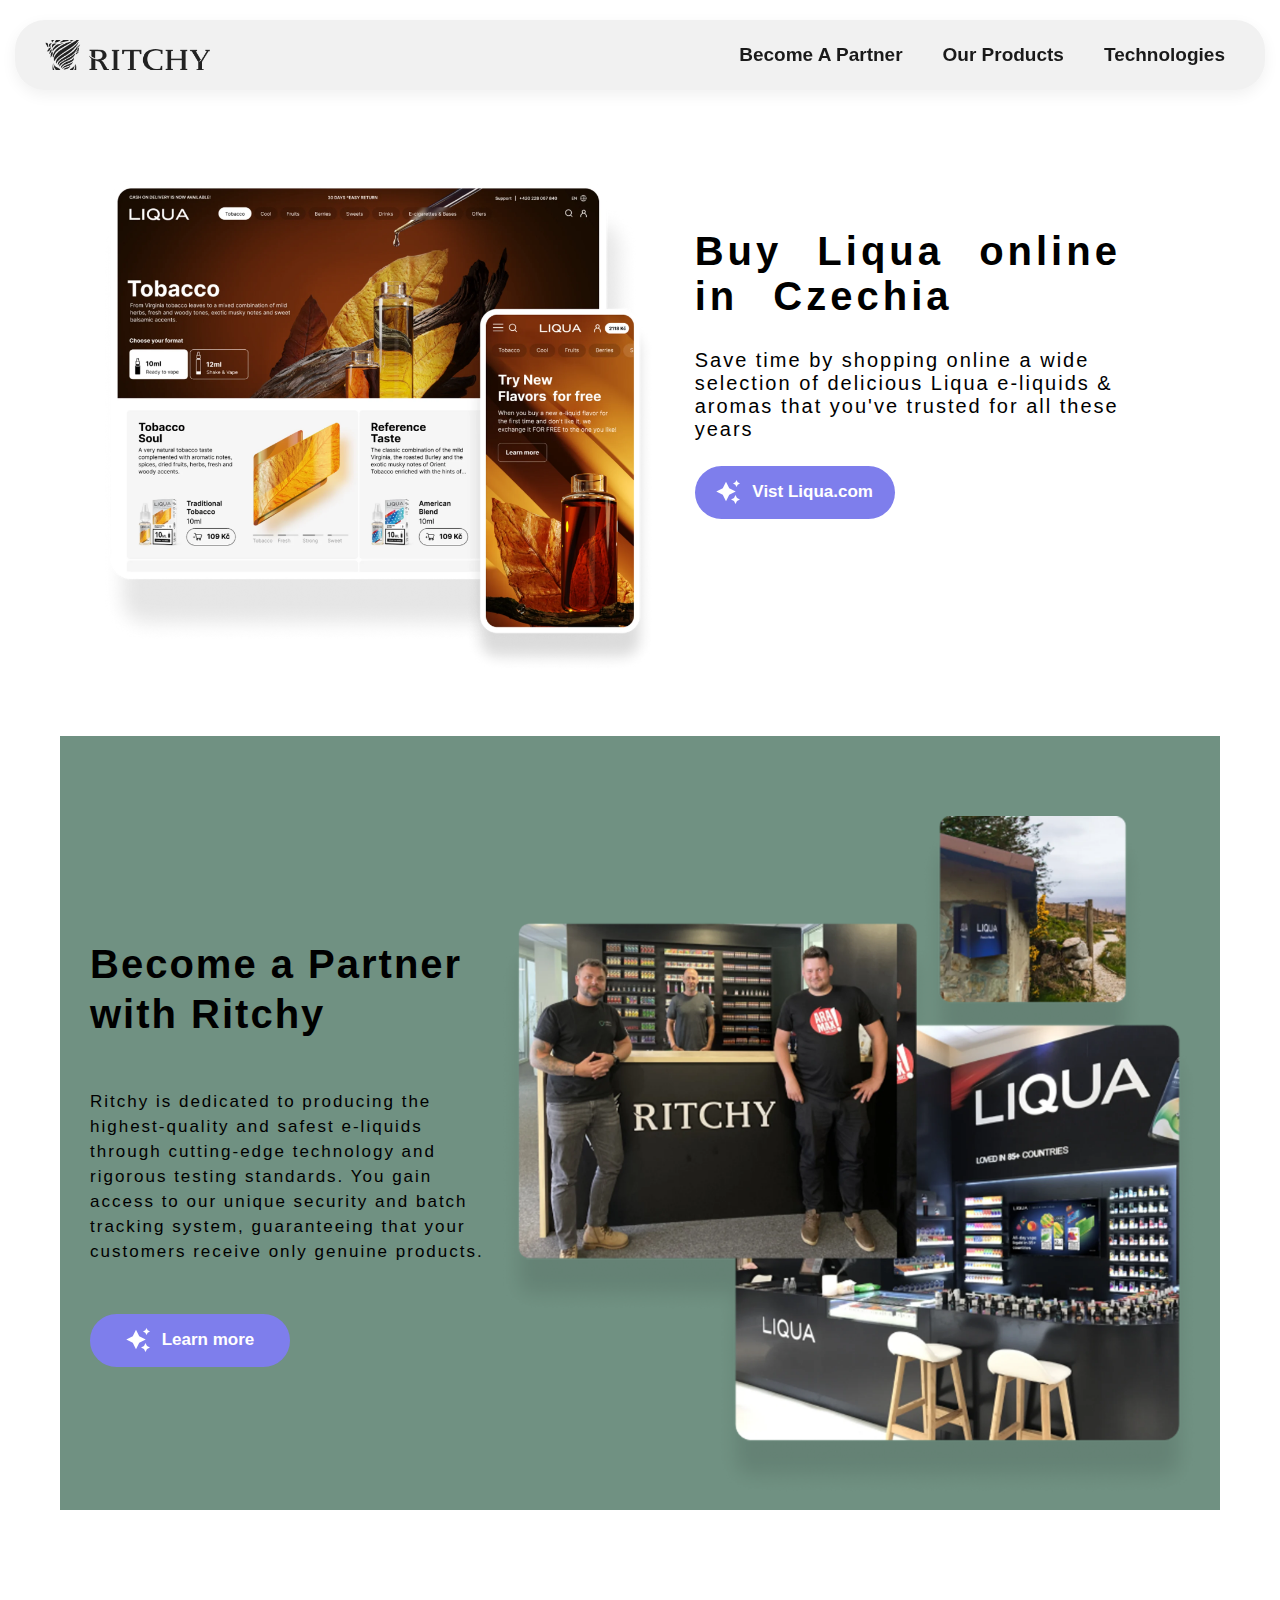
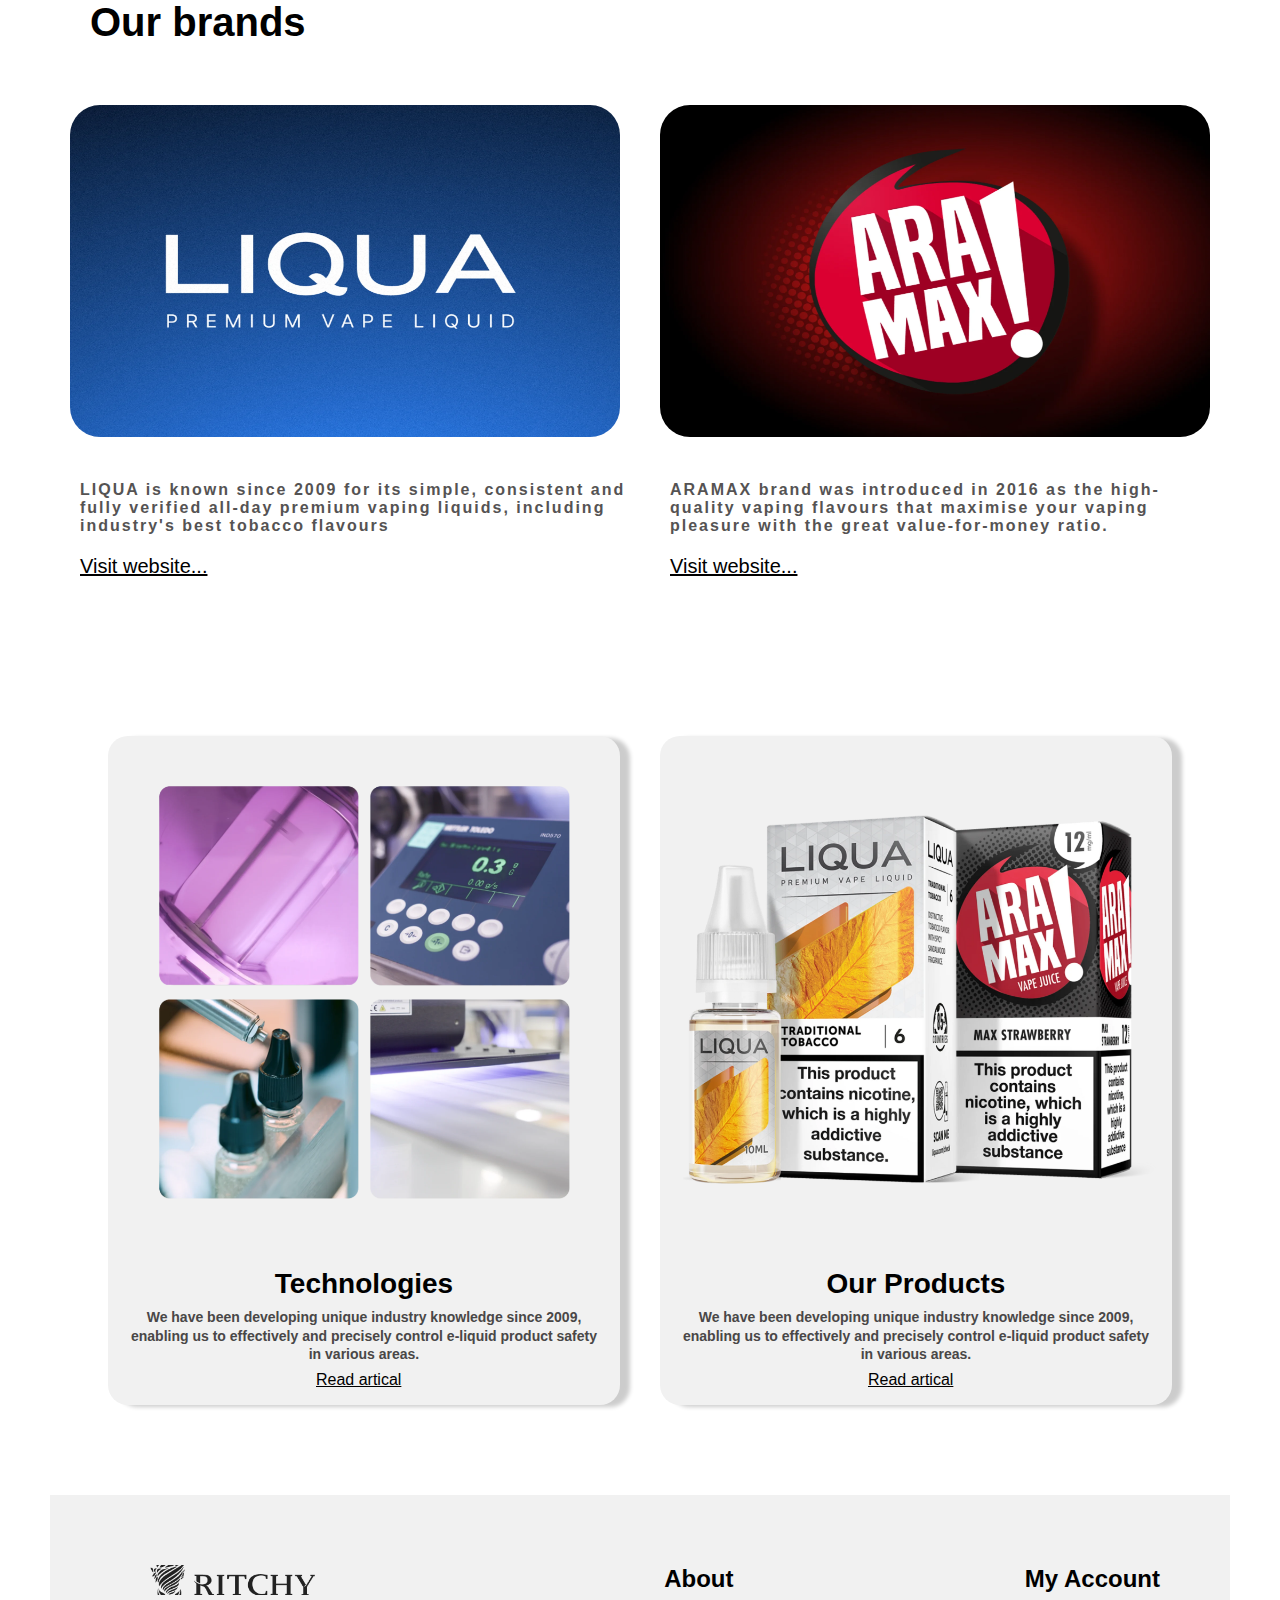
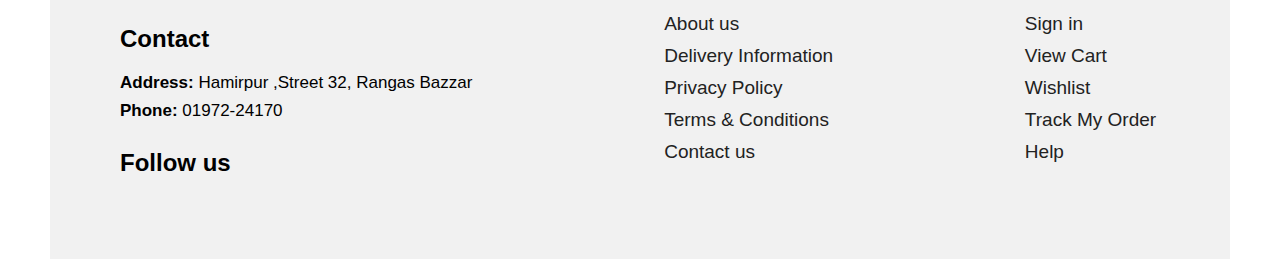
<file: index.html>
<!DOCTYPE html>
<html lang="en">
<head>
    <meta charset="UTF-8">
    <meta name="viewport" content="width=device-width, initial-scale=1.0">
    <title>Ritchy group</title>
    <link rel="stylesheet" href="https://cdnjs.cloudflare.com/ajax/libs/font-awesome/6.4.2/css/all.min.css" integrity="sha512-z3gLpd7yknf1YoNbCzqRKc4qyor8gaKU1qmn+CShxbuBusANI9QpRohGBreCFkKxLhei6S9CQXFEbbKuqLg0DA==" crossorigin="anonymous" referrerpolicy="no-referrer" />
    <link rel="stylesheet" href="style.css">
</head>
<body>
    <section id="header">
        <a href="index.html"><img src="img/img1.png" class="logo" alt="" ></a>

        <div>
            <ul id="navbar">
                <li><a  href="partner.html">Become A Partner</a></li>
                <li><a href="product.html">Our Products</a></li>
                <li><a href="technologies.html">Technologies</a></li>
                

                <a href="" id="close"><i class="fa-solid fa-x"></i></a>

            </ul>
        </div>
        <div id="mobile">
           
            <i id="bar" class="fa fa-outdent"></i>
           
        </div>

    </section>

   
        <section id="hero">
            <div class="hero-box">
                <div class="hero-img">
                  <a href="#"><img src="img/img2.png" alt=""></a>
                </div>
                <div class=" hero-details">
                    <h1>Buy Liqua online  in Czechia</h1>
                    <p>Save time by shopping online a wide selection of delicious Liqua e-liquids & aromas that you've trusted for all these years</p>
                    <button class="btn">
                        <svg height="24" width="24" fill="#FFFFFF" viewBox="0 0 24 24" data-name="Layer 1" id="Layer_1" class="sparkle">
                            <path d="M10,21.236,6.755,14.745.264,11.5,6.755,8.255,10,1.764l3.245,6.491L19.736,11.5l-6.491,3.245ZM18,21l1.5,3L21,21l3-1.5L21,18l-1.5-3L18,18l-3,1.5ZM19.333,4.667,20.5,7l1.167-2.333L24,3.5,21.667,2.333,20.5,0,19.333,2.333,17,3.5Z"></path>
                        </svg>
                    
                        <span class="text">Vist Liqua.com</span>
                    </button>
                   
                </div>
    </section>
  
    <section>
      <div class="content">
            <div class="content-text">
                <h1>Become a Partner with Ritchy</h1> 
                <p >Ritchy is dedicated to producing the highest-quality and safest e-liquids through cutting-edge technology and rigorous testing standards. You gain access to our unique security and batch tracking system, guaranteeing that your customers receive only genuine products.</p>
                <button class="btn">
                    <svg height="24" width="24" fill="#FFFFFF" viewBox="0 0 24 24" data-name="Layer 1" id="Layer_1" class="sparkle">
                        <path d="M10,21.236,6.755,14.745.264,11.5,6.755,8.255,10,1.764l3.245,6.491L19.736,11.5l-6.491,3.245ZM18,21l1.5,3L21,21l3-1.5L21,18l-1.5-3L18,18l-3,1.5ZM19.333,4.667,20.5,7l1.167-2.333L24,3.5,21.667,2.333,20.5,0,19.333,2.333,17,3.5Z"></path>
                    </svg>
                
                     <span  class="text">Learn more</span>
                </button>
                
                </div>
                <div class="image ">
                   <a href="partner.html"> <img src="img/img3.png" alt="hero-image"> </a> 
    
                </div>
                </div>
            

    </section>


    <section id="brand">
        <h1>Our brands</h1>
    </section>

    <section id="Liqua">
        <div class="Liqua1">
        <a href="#"><img src="img/img4.png"></a>
        <h4>LIQUA is known since 2009 for its simple, consistent and fully verified all-day premium vaping liquids, including industry's best tobacco flavours</h4>
        <a class="visit" href="">Visit website...</a>
        </div>
        <div class="Liqua2">
            <a href="#"><img src="img/img5.png"></a>
            <h4>ARAMAX brand was introduced in 2016 as the high-quality vaping flavours that maximise your vaping pleasure with the great value-for-money ratio.</h4>
            <a class="visit" href="">Visit website...</a>
        </div>
    </section>

<section>
    <div class="tech">
        <div class="tech-img">
            <a href=""> <img src="img/img6.png" alt="technology image"></a>
            <div class="tech-text">
                <h1>Technologies</h1>
                <p>We have been developing unique industry knowledge since 2009, enabling us to effectively and precisely control e-liquid product safety in various areas.</p>
                <a class="tec" href="#">Read artical</a>
            </div>
        </div>

        <div class="tech-img">
           <a href=""><img src="img/img7.png" alt="technology image"></a>
            <div class="tech-text">
                <h1>Our Products</h1>
                <p>We have been developing unique industry knowledge since 2009, enabling us to effectively and precisely control e-liquid product safety in various areas.</p>
                <a class="tec" href="#">Read artical</a>
            </div>
        </div>
    </div>
</section>

<footer >

    <div class="col">
        <img src="img/img1.png" class="logo" alt="">
        <h4>Contact</h4>
        <p><strong>Address: </strong> Hamirpur ,Street 32, Rangas Bazzar</p>
        <p><strong>Phone: </strong> 01972-24170</p>
        <div class="follow">
            <h4>Follow us</h4>
            <div class="icon">
               <a href="https://www.facebook.com/" ><i class='fab fa-facebook-f'></i></a>
               <a href="https://twitter.com/login" > <i class='fab fa-twitter'></i></a>
               <a href="https://twitter.com/login"> <i class='fab fa-instagram'></i></a>
               <a href="https://www.youtube.com/?gl=IN" ><i class='fab fa-youtube'></i></a>

            </div>
        </div>
    </div>
    <div class="col">
        <h4>About</h4>
        <a href="about.html">About us</a>
        <a href="#">Delivery Information</a>
        <a href="#">Privacy Policy</a>
        <a href="#">Terms & Conditions</a>
        <a href="contact.html">Contact us</a>

    </div>
    <div class="col">
        <h4>My Account</h4>
        <a href="contact.html">Sign in</a>
        <a href="cart.html">View Cart</a>
        <a href="cart.html">Wishlist</a>
        <a href="#">Track My Order</a>
        <a href="contact.html">Help</a>
        </div>
        
    </footer>
   
<script src="style.js"></script>
</body>
</html>
</file>
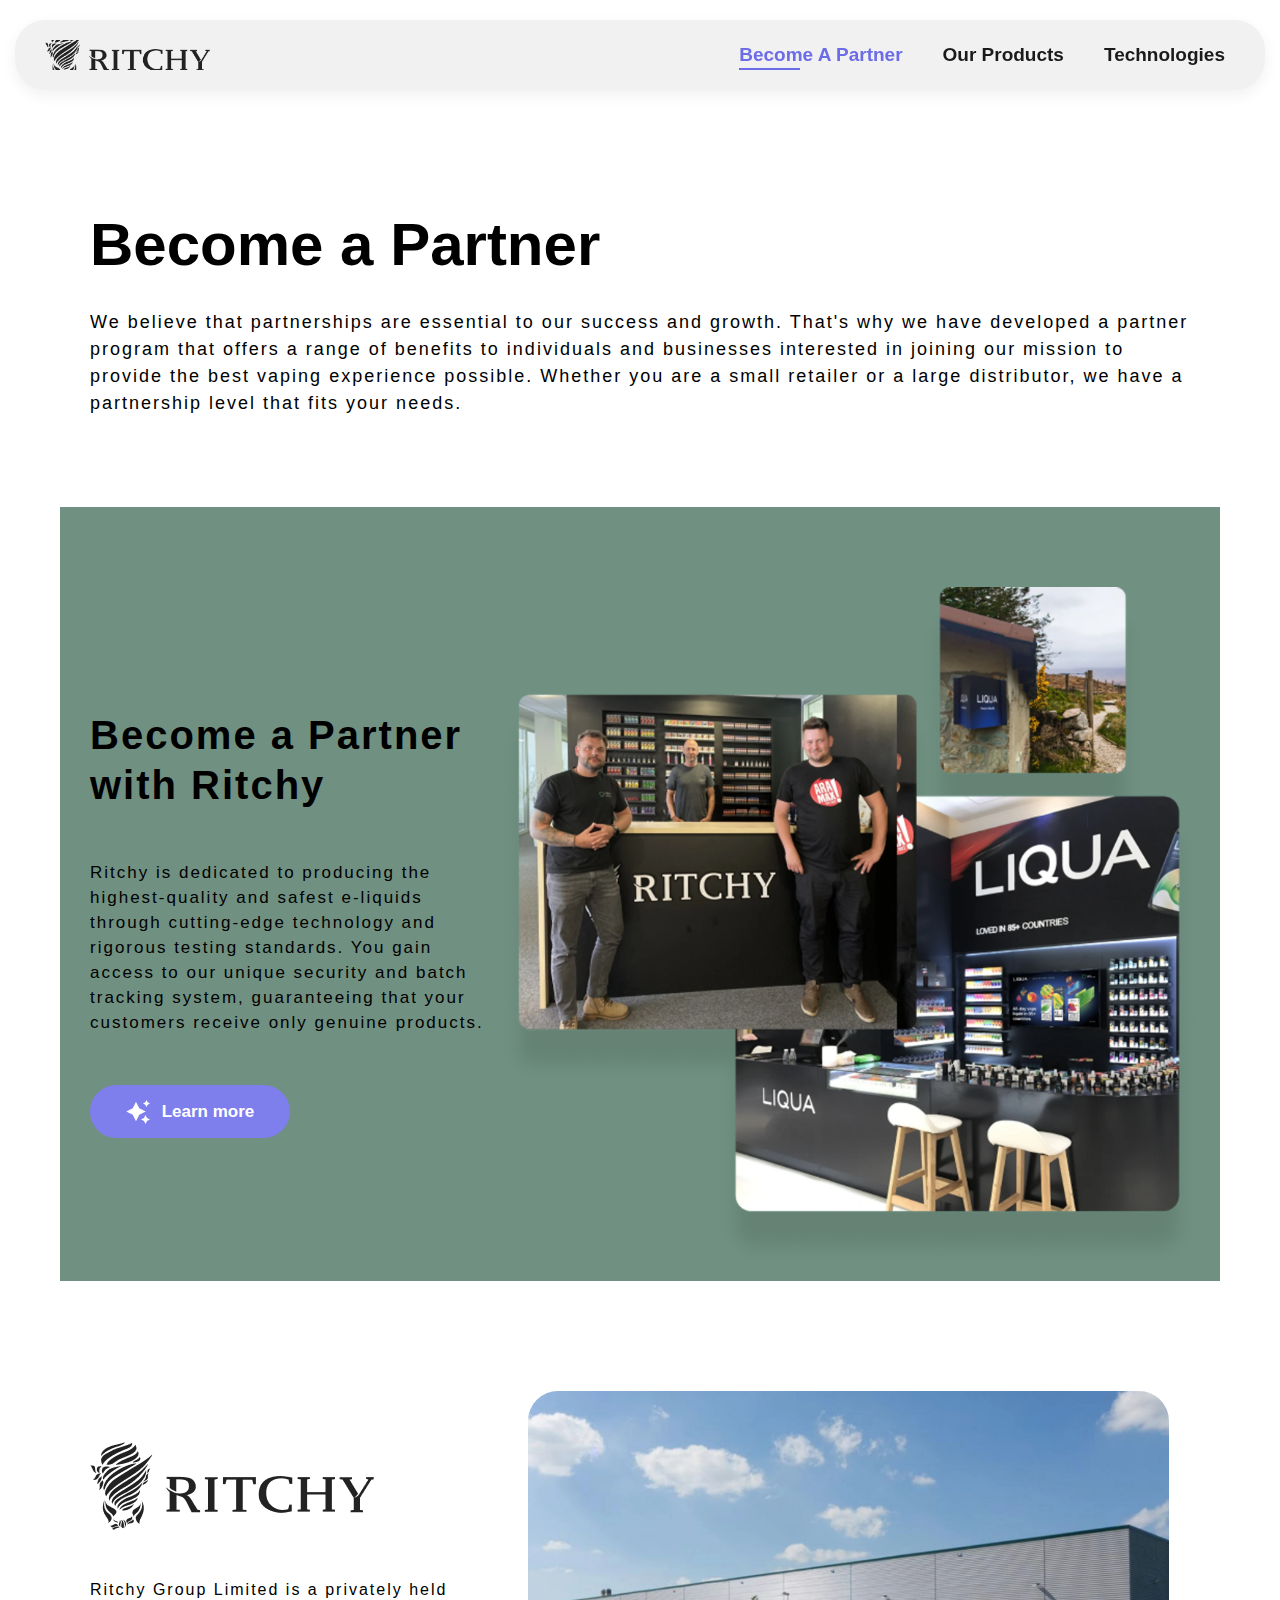
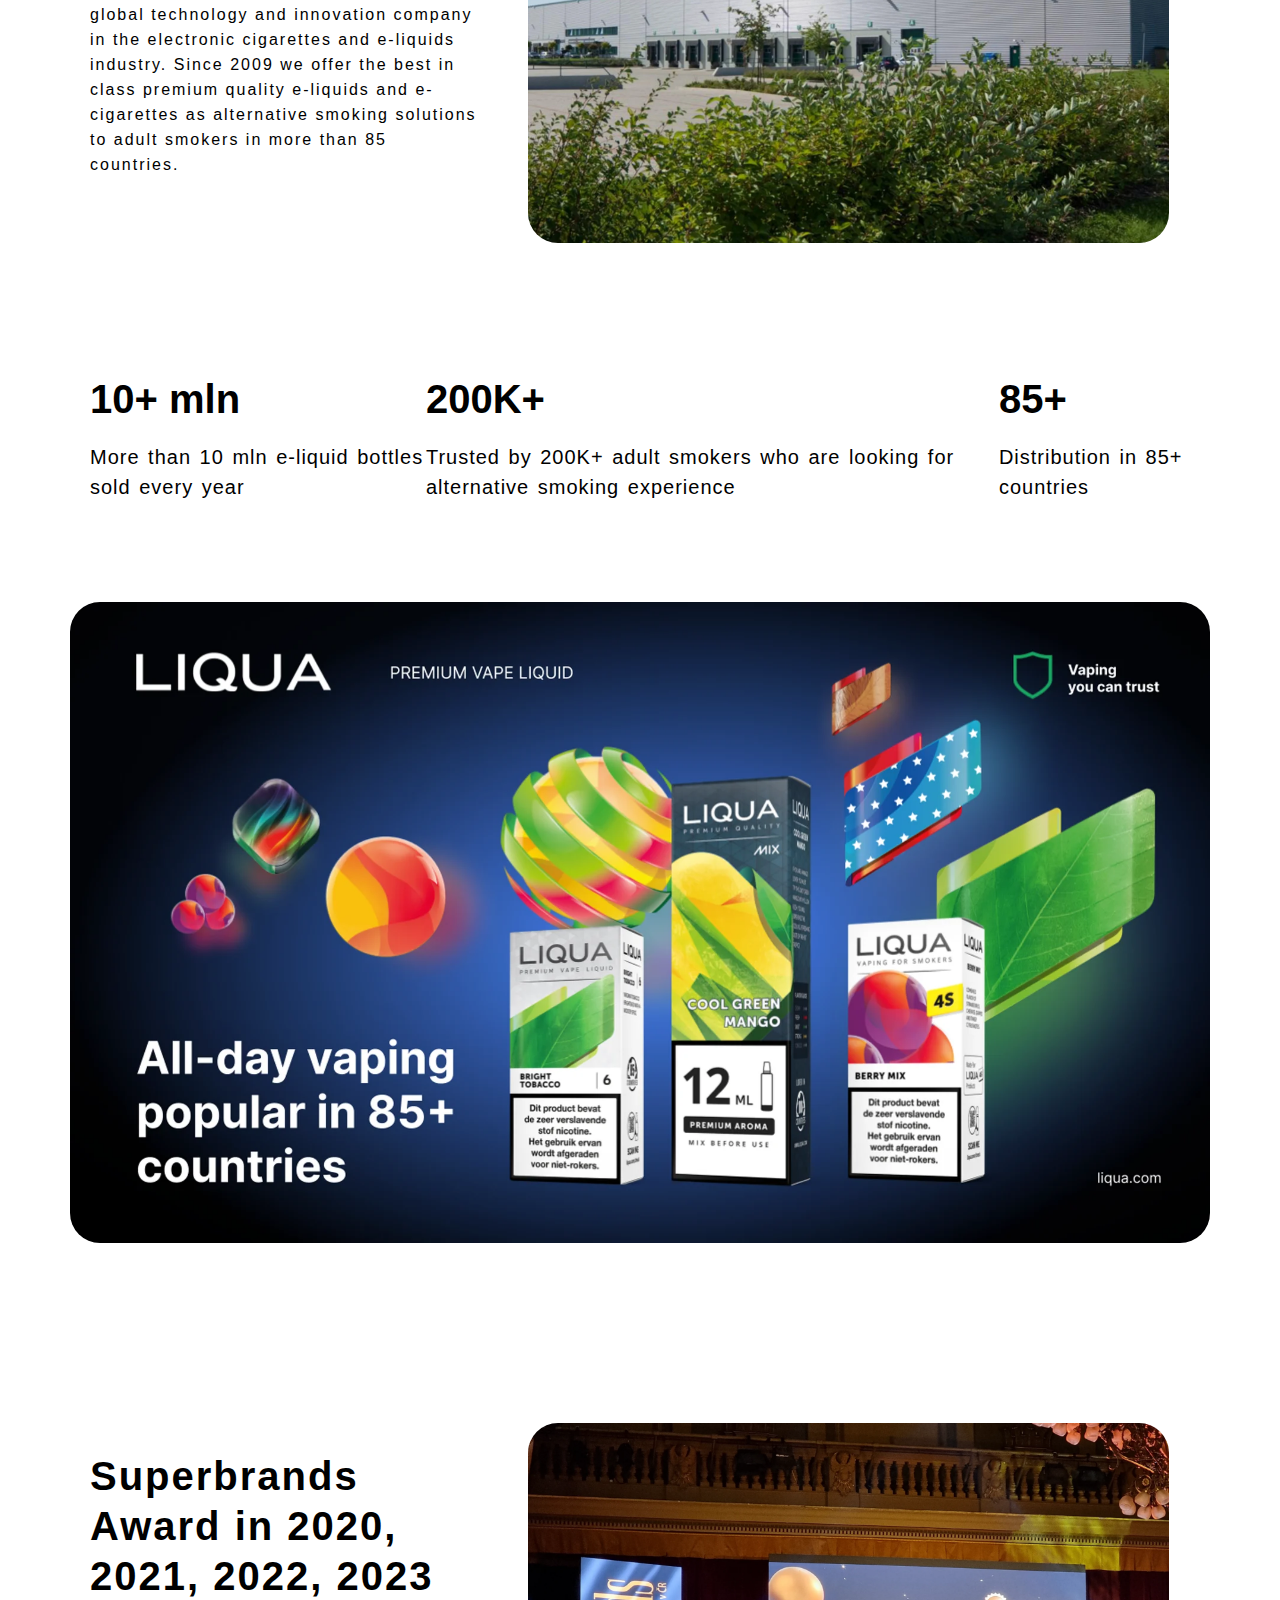
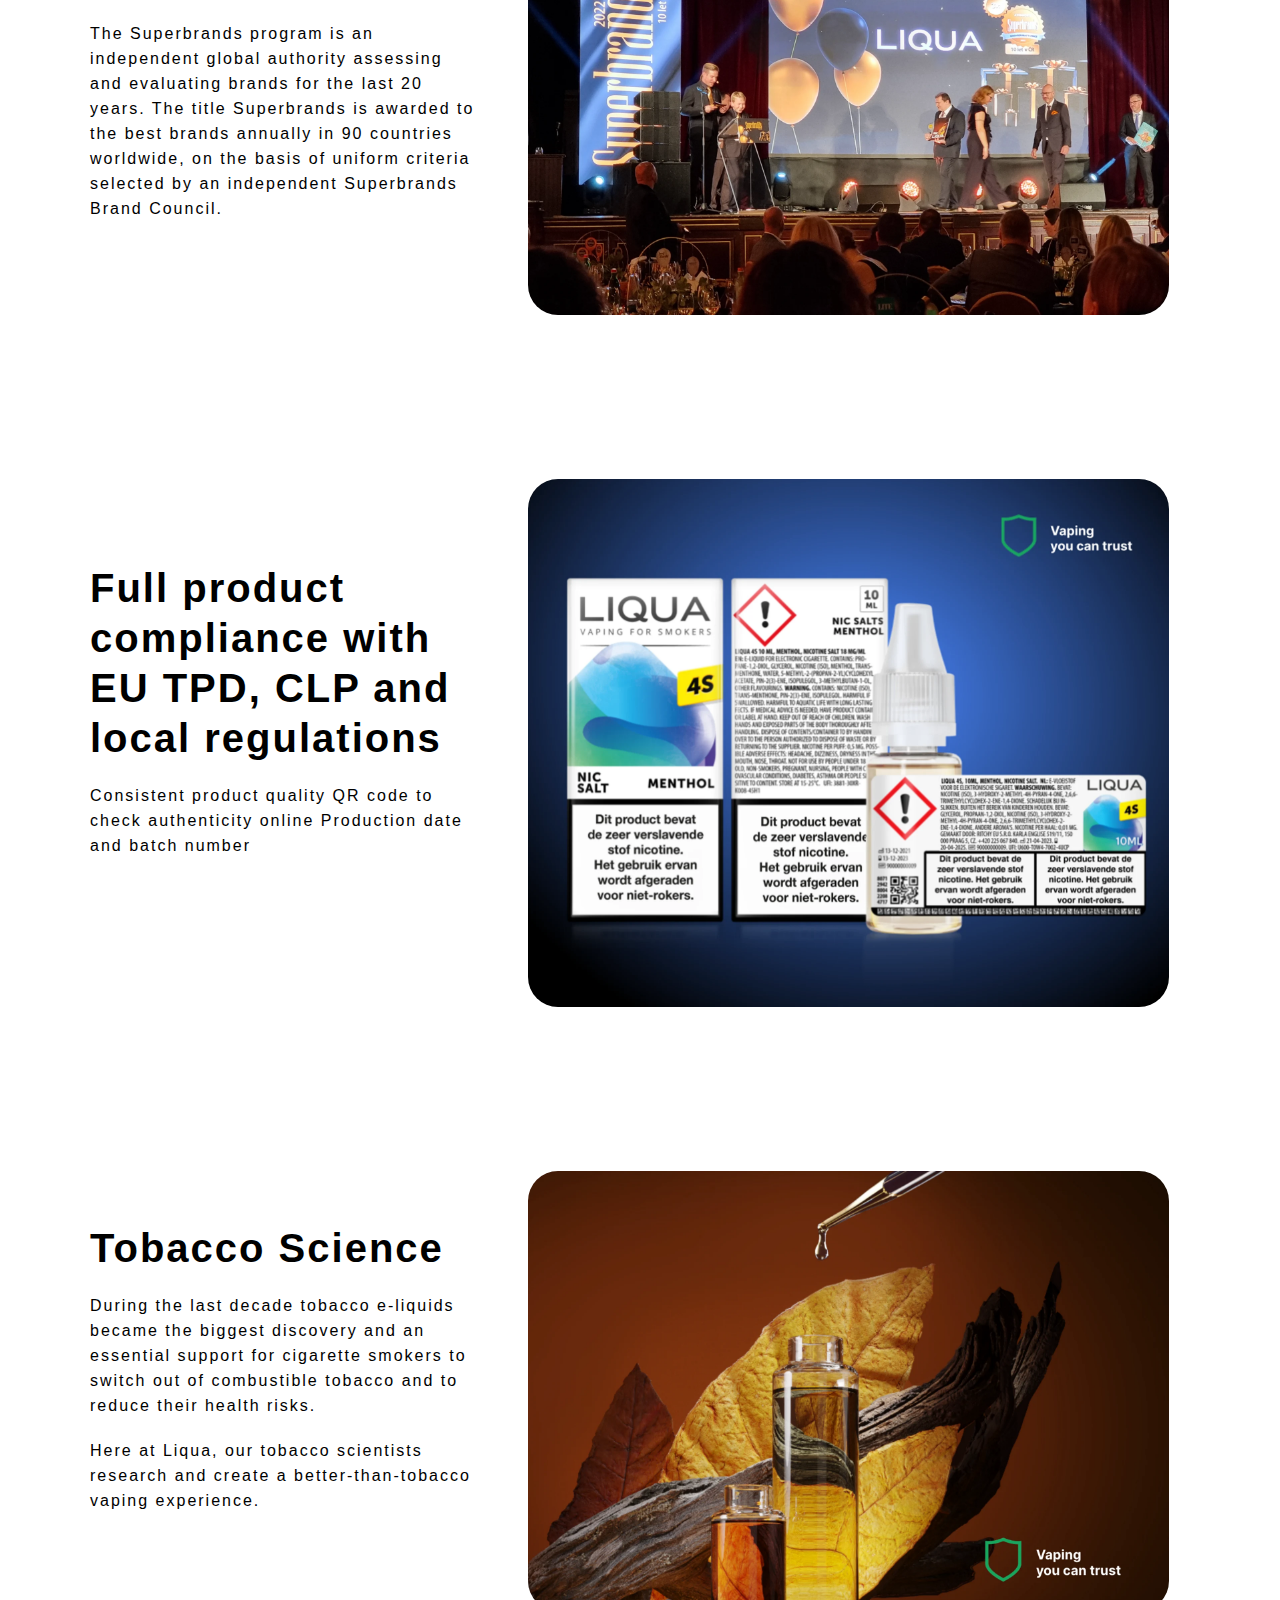
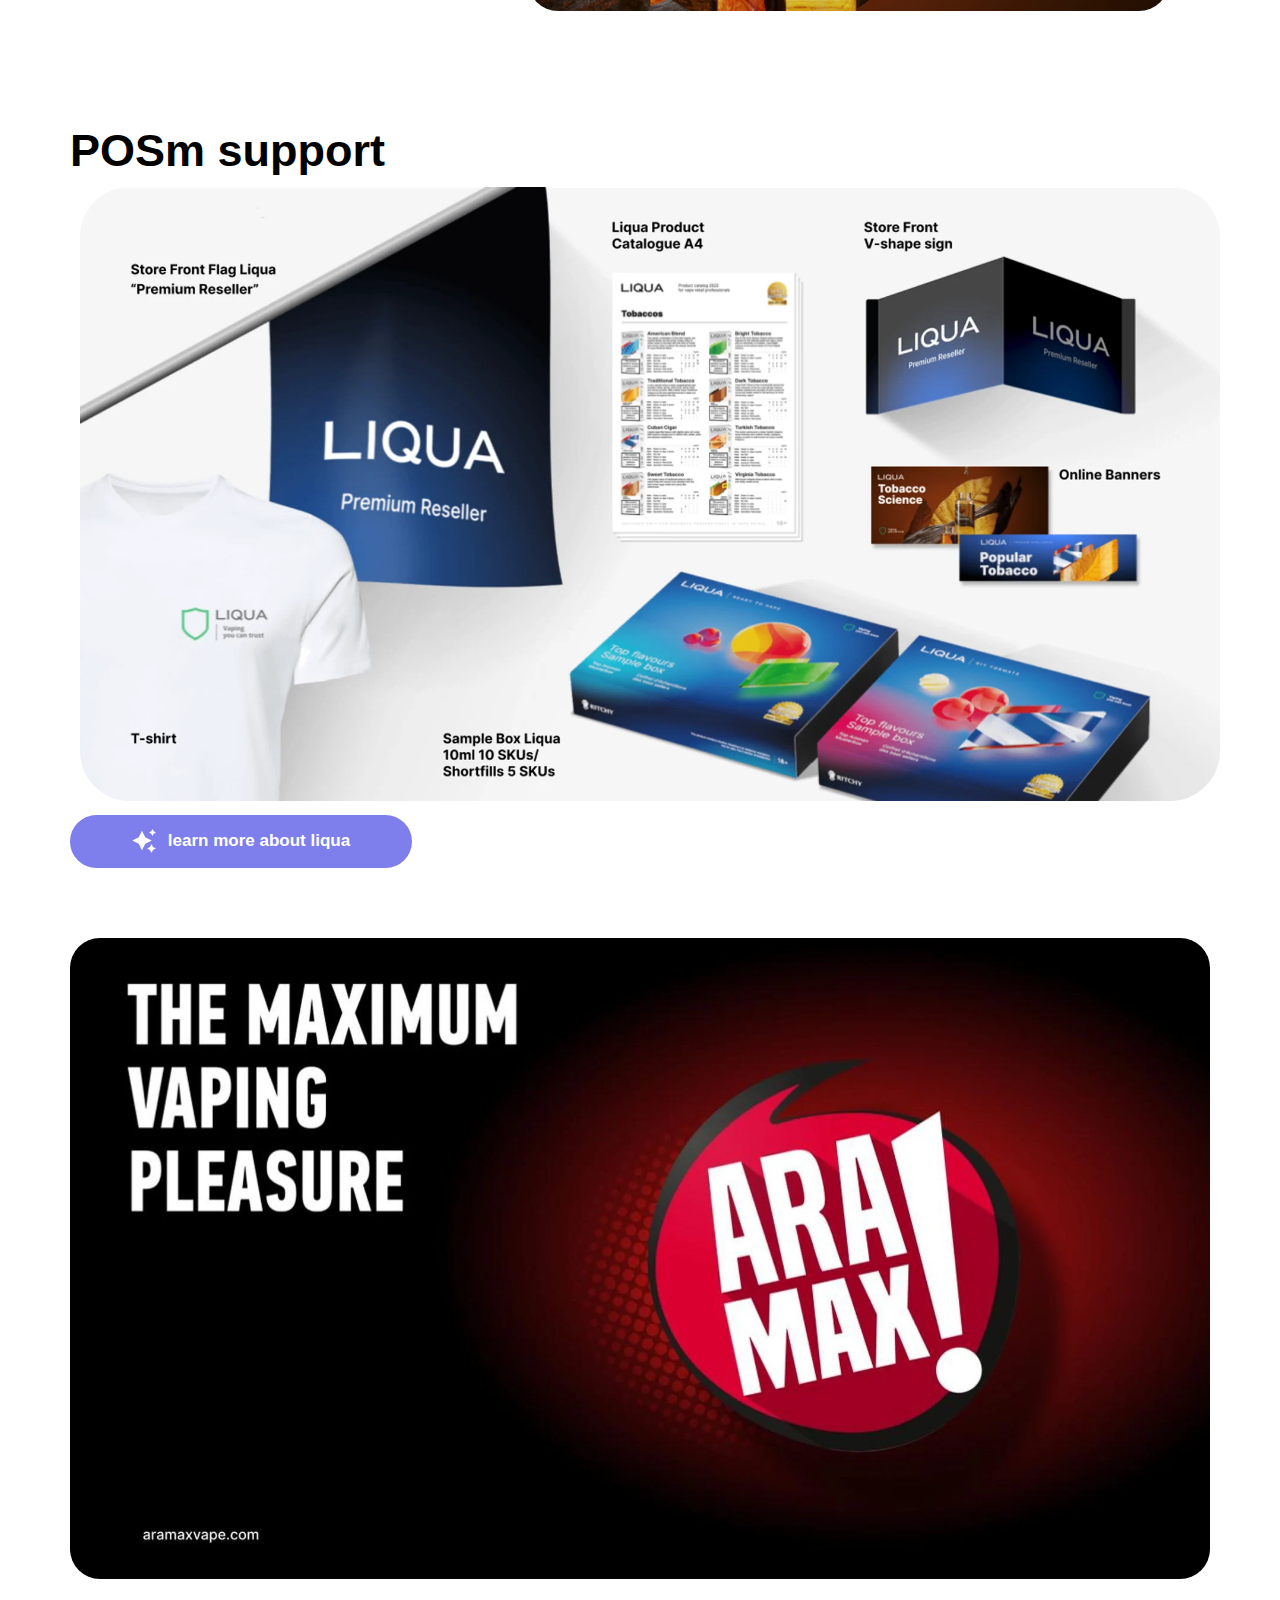
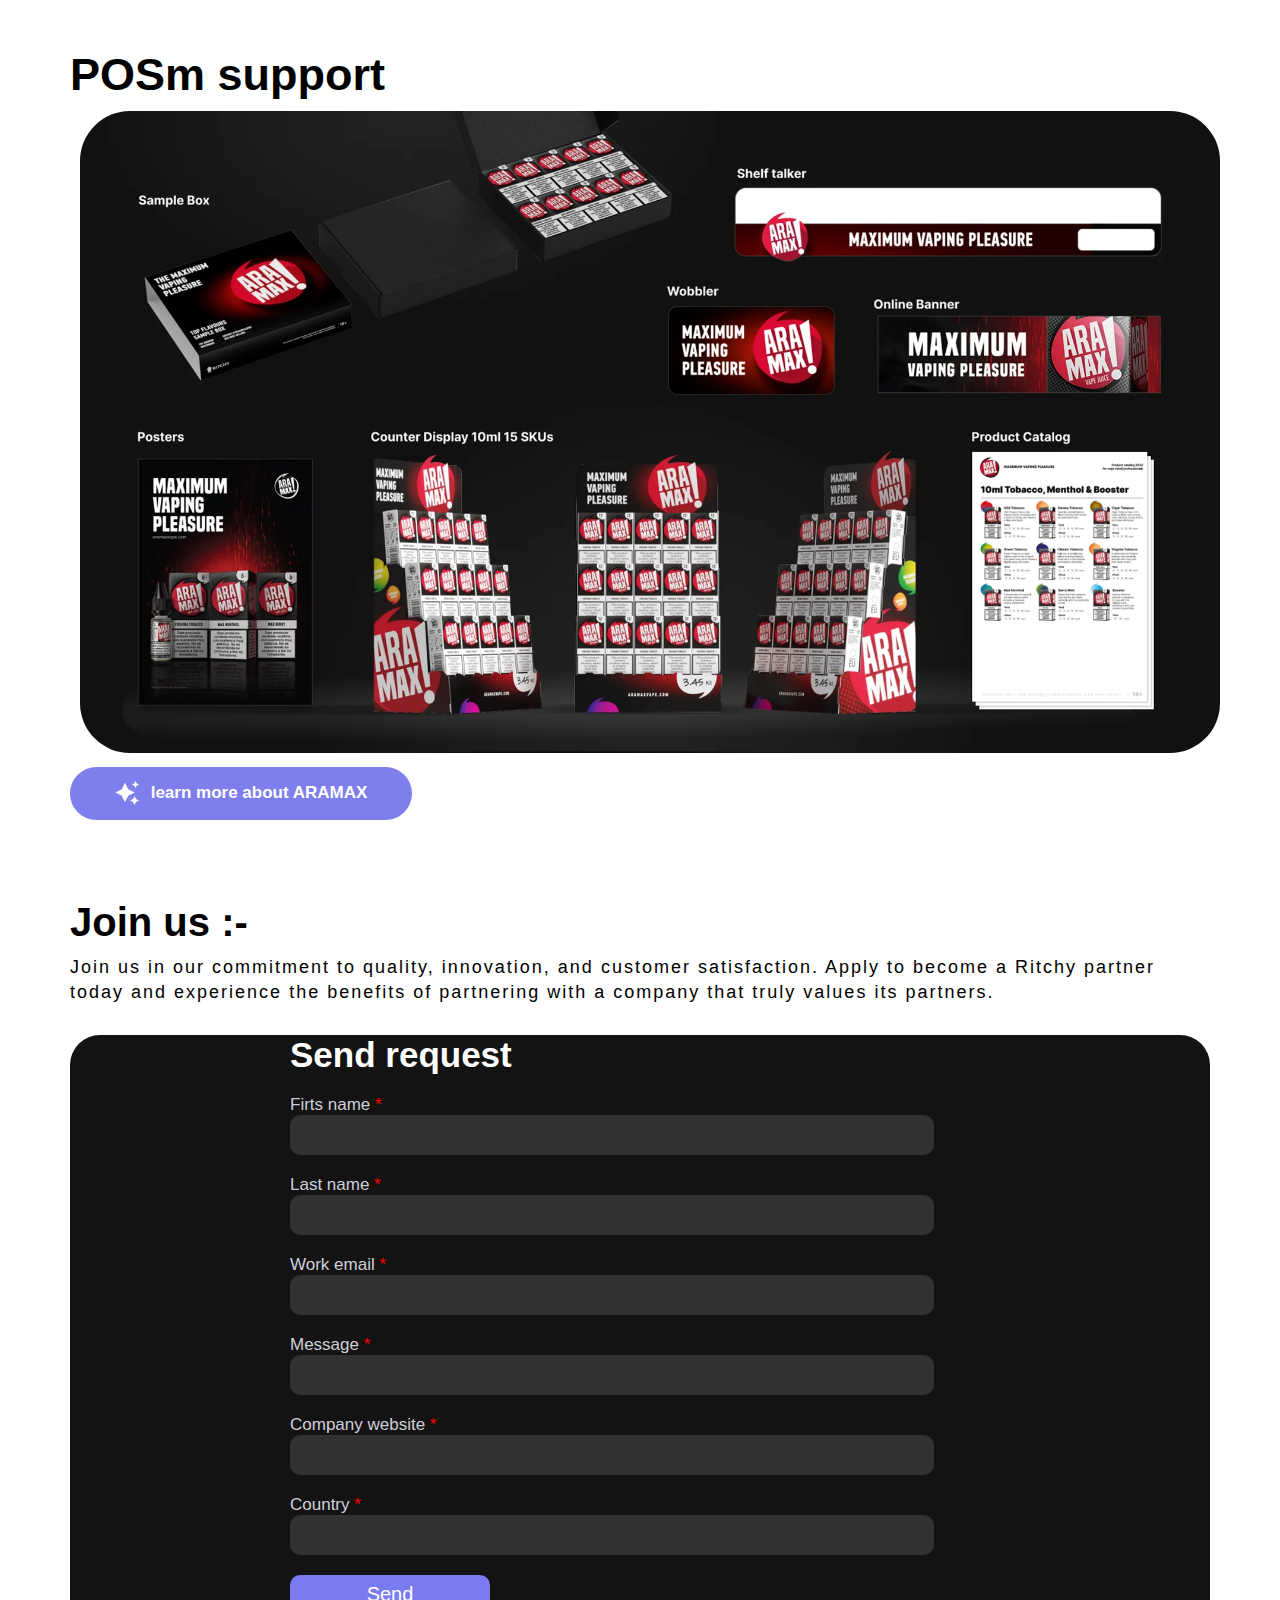
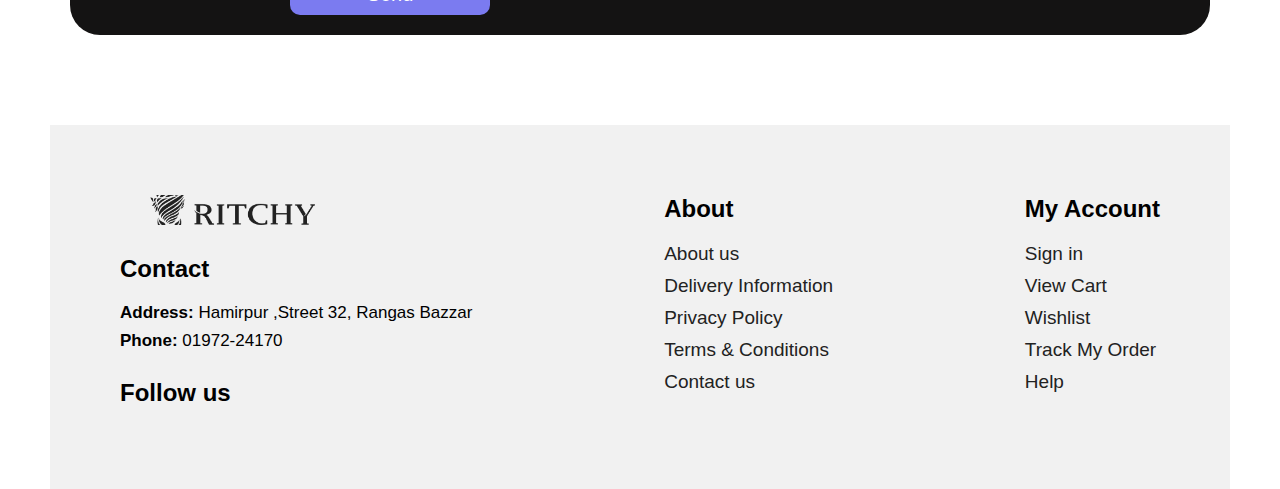
<file: partner.html>
<!DOCTYPE html>
<html lang="en">
<head>
    <meta charset="UTF-8">
    <meta name="viewport" content="width=device-width, initial-scale=1.0">
    <title>Become a partern</title>
    <link rel="stylesheet" href="https://cdnjs.cloudflare.com/ajax/libs/font-awesome/6.4.2/css/all.min.css" integrity="sha512-z3gLpd7yknf1YoNbCzqRKc4qyor8gaKU1qmn+CShxbuBusANI9QpRohGBreCFkKxLhei6S9CQXFEbbKuqLg0DA==" crossorigin="anonymous" referrerpolicy="no-referrer" />
    <link rel="stylesheet" href="style.css">
</head>
<body>
    <section id="header">
        <a href="index.html"><img src="img/img1.png" class="logo" alt="" ></a>

        <div>
            <ul id="navbar">
                <li><a class="active" href="partner.html">Become A Partner</a></li>
                <li><a href="product.html">Our Products</a></li>
                <li><a href="technologies.html">Technologies</a></li>
                

                <a href="" id="close"><i class="fa-solid fa-x"></i></a>

            </ul>
        </div>
        <div id="mobile">
           
            <i id="bar" class="fa fa-outdent"></i>
           
        </div>

    </section>
    
  <section>
    <div class="become">
        <h1>Become a Partner</h1>
        <p>We believe that partnerships are essential to our success and growth. That's why we have developed a partner program that offers a range of benefits to individuals and businesses interested in joining our mission to provide the best vaping experience possible. Whether you are a small retailer or a large distributor, we have a partnership level that fits your needs.</p>
    </div>
  </section>

  <section>
    <div class="content">
          <div class="content-text">
              <h1>Become a Partner with Ritchy</h1> 
              <p >Ritchy is dedicated to producing the highest-quality and safest e-liquids through cutting-edge technology and rigorous testing standards. You gain access to our unique security and batch tracking system, guaranteeing that your customers receive only genuine products.</p>
              <button class="btn">
                  <svg height="24" width="24" fill="#FFFFFF" viewBox="0 0 24 24" data-name="Layer 1" id="Layer_1" class="sparkle">
                      <path d="M10,21.236,6.755,14.745.264,11.5,6.755,8.255,10,1.764l3.245,6.491L19.736,11.5l-6.491,3.245ZM18,21l1.5,3L21,21l3-1.5L21,18l-1.5-3L18,18l-3,1.5ZM19.333,4.667,20.5,7l1.167-2.333L24,3.5,21.667,2.333,20.5,0,19.333,2.333,17,3.5Z"></path>
                  </svg>
              
                  <span class="text">Learn more</span>
              </button>
              
              </div>
              <div class="image ">
                 <a href="#"> <img src="img/img3.png" alt="hero-image"> </a> 
  
              </div>
              </div>
          

  </section>

  <section>
    <div class="content1">
          <div class="content1-text">
              <img class="im" src="img/img1.png">
              <p >Ritchy Group Limited is a privately held global technology and innovation company in the electronic cigarettes and e-liquids industry. Since 2009 we offer the best in class premium quality e-liquids and e-cigarettes as alternative smoking solutions to adult smokers in more than 85 countries.</p>
             
              
              </div>
              <div class="image ">
                 <a href="#"> <img src="img/img8.png" alt="hero-image"> </a> 
  
              </div>
              </div>
          

  </section>

  <section class="trust">
    <div>
        <h1>10+ mln</h1>
        <p>More than 10 mln e-liquid bottles sold every year</p>
    </div>
    <div>
        <h1>200K+</h1>
        <p>Trusted by 200K+ adult smokers who are looking for alternative smoking experience</p>
    </div>
    <div>
        <h1>85+</h1>
        <p>Distribution in 85+ countries</p>
    </div>
  </section>

  <section class="liq">
    <img src="img/img9.png">
  </section>

  <section>
    <div class="content1">
          <div class="content1-text">
              <h1>Superbrands Award in 2020, 2021, 2022, 2023</h1>
              <p class="p1">The Superbrands program is an independent global authority assessing and evaluating brands for the last 20 years. The title Superbrands is awarded to the best brands annually in 90 countries worldwide, on the basis of uniform criteria selected by an independent Superbrands Brand Council.</p>
             
              
              </div>
              <div class="image ">
                 <a href="#"> <img src="img/img10.png" alt="hero-image"> </a> 
  
              </div>
              </div>
          

  </section>

  <section>
    <div class="content1">
          <div class="content1-text">
              <h1>Full product compliance with EU TPD, CLP and local regulations</h1>
              <p class="p1">Consistent product quality QR code to check authenticity online Production date and batch number</p>
             
              
              </div>
              <div class="image ">
                 <a href="#"> <img src="img/img11.png" alt="hero-image"> </a> 
  
              </div>
              </div>
          

  </section>

  <section>
    <div class="content1">
          <div class="content1-text">
              <h1>Tobacco Science</h1>
              <p class="p1">During the last decade tobacco e-liquids became the biggest discovery and an essential support for cigarette smokers to switch out of combustible tobacco and to reduce their health risks.</p>
              <p>Here at Liqua, our tobacco scientists research and create a better-than-tobacco vaping experience.</p>
             
              
              </div>
              <div class="image ">
                 <a href="#"> <img src="img/img12.png" alt="hero-image"> </a> 
  
              </div>
              </div>
          

  </section>


  <section class="support">
    <h1>POSm support</h1>
    <img src="img/img13.png">
    <button class="btn">
        <svg height="24" width="24" fill="#FFFFFF" viewBox="0 0 24 24" data-name="Layer 1" id="Layer_1" class="sparkle">
            <path d="M10,21.236,6.755,14.745.264,11.5,6.755,8.255,10,1.764l3.245,6.491L19.736,11.5l-6.491,3.245ZM18,21l1.5,3L21,21l3-1.5L21,18l-1.5-3L18,18l-3,1.5ZM19.333,4.667,20.5,7l1.167-2.333L24,3.5,21.667,2.333,20.5,0,19.333,2.333,17,3.5Z"></path>
        </svg>
    
        <span class="text">learn more about liqua</span>
    </button>

  </section>

  <section class="liq">
    <img class="liqu" src="img/img14.png">
  </section>

  <section class="support">
    <h1>POSm support</h1>
    <img src="img/img15.png">
    <button class="btn">
        <svg height="24" width="24" fill="#FFFFFF" viewBox="0 0 24 24" data-name="Layer 1" id="Layer_1" class="sparkle">
            <path d="M10,21.236,6.755,14.745.264,11.5,6.755,8.255,10,1.764l3.245,6.491L19.736,11.5l-6.491,3.245ZM18,21l1.5,3L21,21l3-1.5L21,18l-1.5-3L18,18l-3,1.5ZM19.333,4.667,20.5,7l1.167-2.333L24,3.5,21.667,2.333,20.5,0,19.333,2.333,17,3.5Z"></path>
        </svg>
    
        <span class="text">learn more about ARAMAX</span>
    </button>

  </section>

  <section class="join">
    <div>
        <h1>Join us :-</h1>
        <p>Join us in our commitment to quality, innovation, and customer satisfaction. Apply to become a Ritchy partner today and experience the benefits of partnering with a company that truly values its partners.</p>
    </div>
  </section>

  <section class="form">
    <div class="clr">
        <h1>Send request</h1>
        <form>
            <label>Firts name <span>*</span></label><br>
            <input required><br><br>
            <label>Last name <span>*</span></label><br>
            <input required><br><br>
            <label>Work email <span>*</span></label><br>
            <input required><br><br>
            <label>Message <span>*</span></label><br>
            <input type="Textarea" required><br><br>
            <label>Company website <span>*</span></label><br>
            <input required><br><br>
            <label>Country <span>*</span></label><br>
            <input required><br><br>
            <button class="form-button">Send</button>
            
        </form>
    </div>
  </section>

  <footer >

    <div class="col">
        <img src="img/img1.png" class="logo" alt="">
        <h4>Contact</h4>
        <p><strong>Address: </strong> Hamirpur ,Street 32, Rangas Bazzar</p>
        <p><strong>Phone: </strong> 01972-24170</p>
        <div class="follow">
            <h4>Follow us</h4>
            <div class="icon">
               <a href="https://www.facebook.com/" ><i class='fab fa-facebook-f'></i></a>
               <a href="https://twitter.com/login" > <i class='fab fa-twitter'></i></a>
               <a href="https://twitter.com/login"> <i class='fab fa-instagram'></i></a>
               <a href="https://www.youtube.com/?gl=IN" ><i class='fab fa-youtube'></i></a>

            </div>
        </div>
    </div>
    <div class="col">
        <h4>About</h4>
        <a href="about.html">About us</a>
        <a href="#">Delivery Information</a>
        <a href="#">Privacy Policy</a>
        <a href="#">Terms & Conditions</a>
        <a href="contact.html">Contact us</a>

    </div>
    <div class="col">
        <h4>My Account</h4>
        <a href="contact.html">Sign in</a>
        <a href="cart.html">View Cart</a>
        <a href="cart.html">Wishlist</a>
        <a href="#">Track My Order</a>
        <a href="contact.html">Help</a>
        </div>
        
    </footer>


    <script src="style.js"></script>
</body>
</html>
</file>
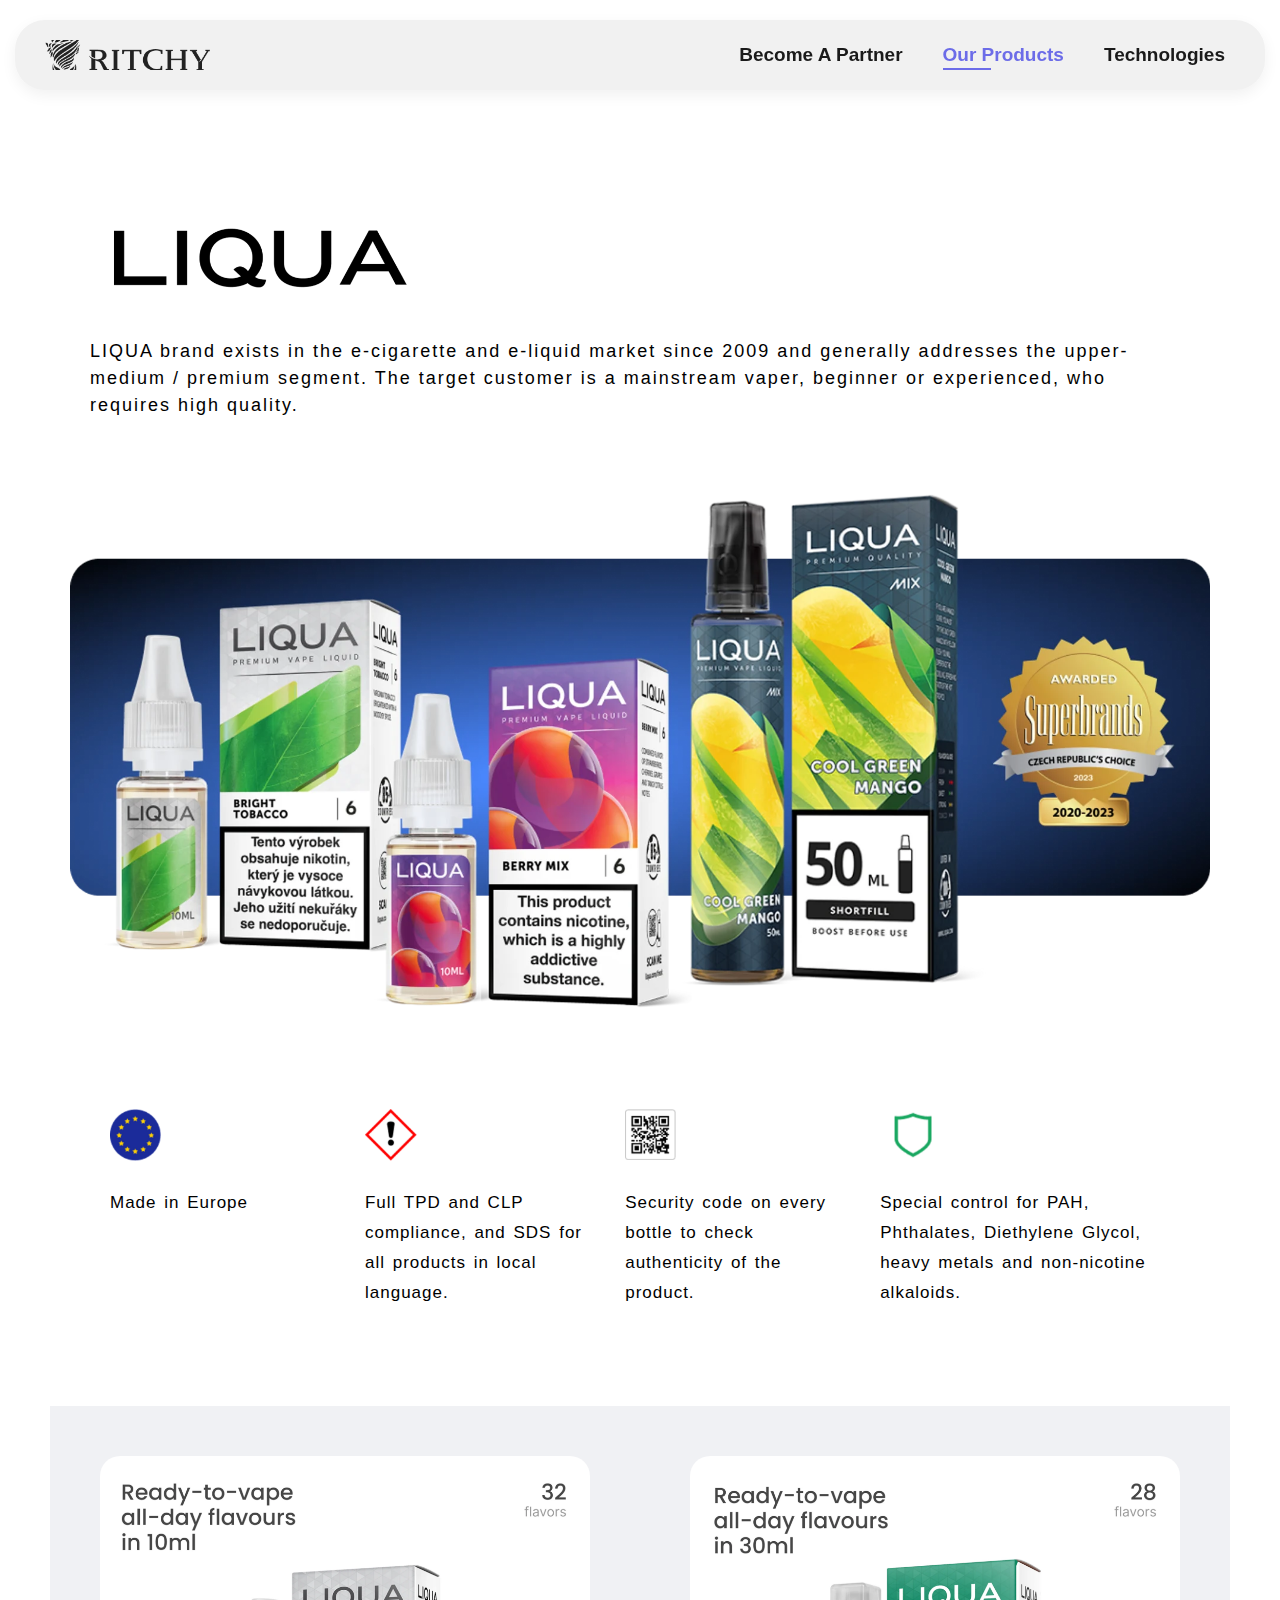
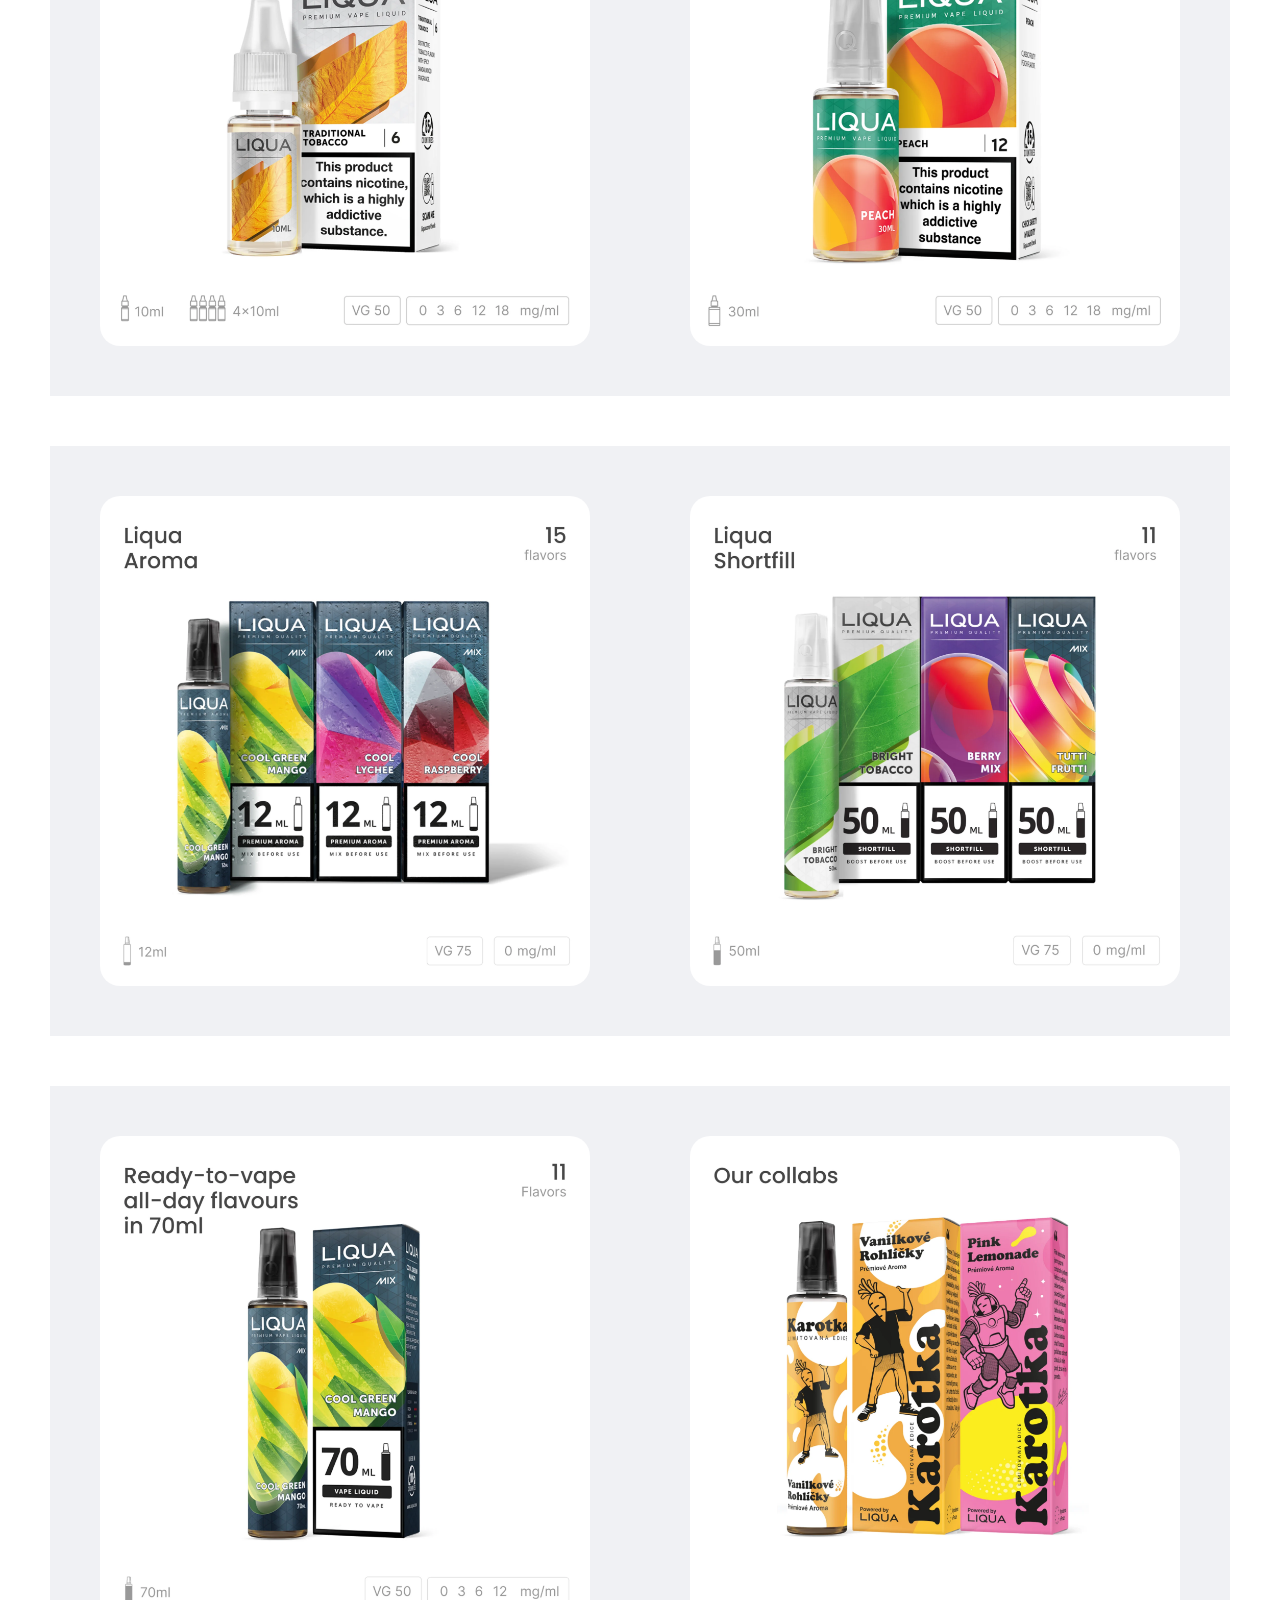
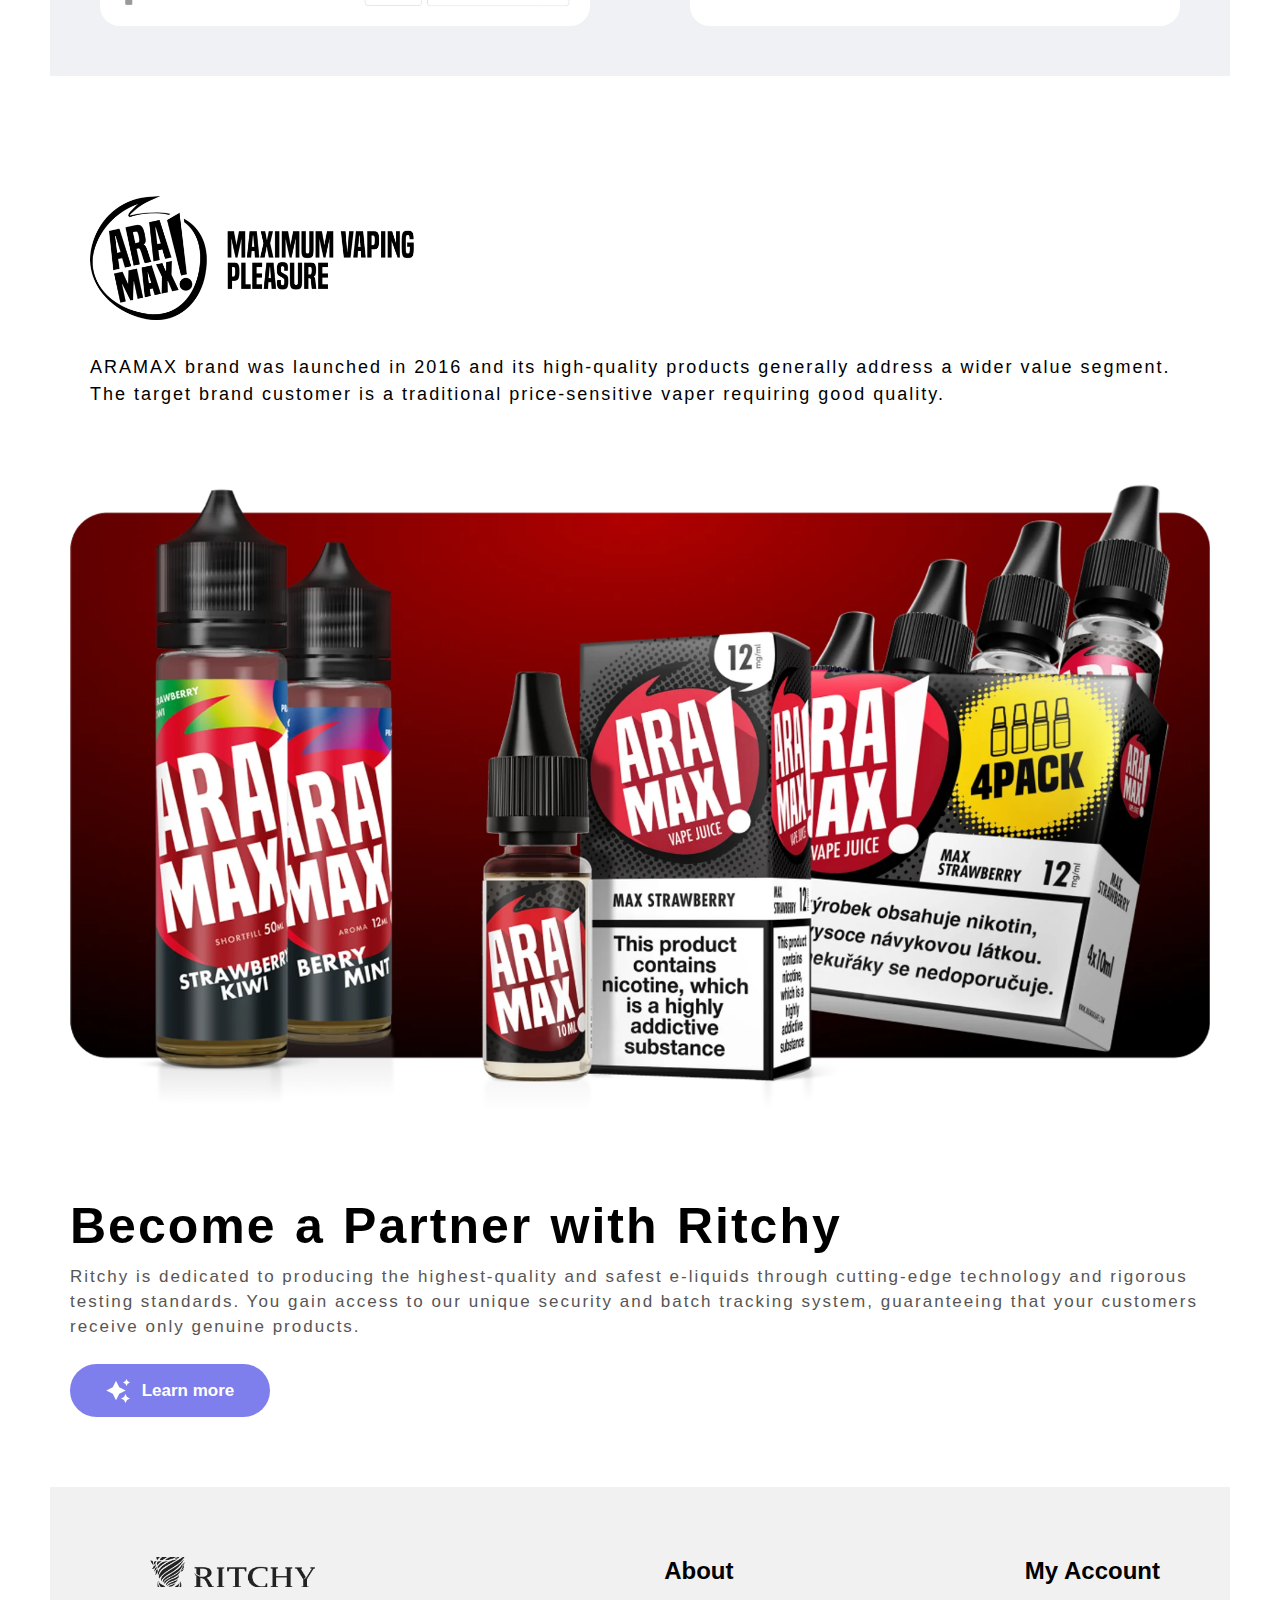
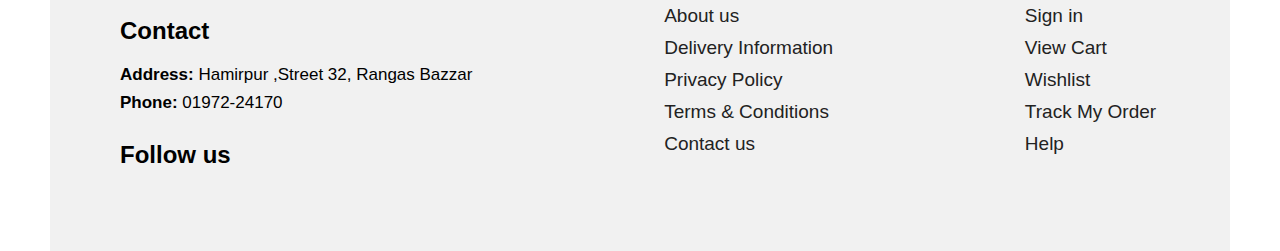
<file: product.html>
<!DOCTYPE html>
<html lang="en">
<head>
    <meta charset="UTF-8">
    <meta name="viewport" content="width=device-width, initial-scale=1.0">
    <title>Our Products</title>
    <link rel="stylesheet" href="https://cdnjs.cloudflare.com/ajax/libs/font-awesome/6.4.2/css/all.min.css" integrity="sha512-z3gLpd7yknf1YoNbCzqRKc4qyor8gaKU1qmn+CShxbuBusANI9QpRohGBreCFkKxLhei6S9CQXFEbbKuqLg0DA==" crossorigin="anonymous" referrerpolicy="no-referrer" />
    <link rel="stylesheet" href="style.css">
</head>
<body>
    <section id="header">
        <a href="index.html"><img src="img/img1.png" class="logo" alt="" ></a>

        <div>
            <ul id="navbar">
                <li><a  href="partner.html">Become A Partner</a></li>
                <li><a class="active" href="product.html">Our Products</a></li>
                <li><a href="technologies.html">Technologies</a></li>
                

                <a href="" id="close"><i class="fa-solid fa-x"></i></a>

            </ul>
        </div>
        <div id="mobile">
           
            <i id="bar" class="fa fa-outdent"></i>
           
        </div>

    </section>


    <section>
        <div class="become1">
          <img src="img/img16.png">
            <p>
                LIQUA brand exists in the e-cigarette and e-liquid market since 2009 and generally addresses the upper-medium / premium segment. The target customer is a mainstream vaper, beginner or experienced, who requires high quality.</p>
        </div>
      </section>

      <section class="liq">
        <img src="img/img17.png">
      </section>

      <section class="trust1">
        <div>
            <img src="img/img18.png">
            <p>Made in Europe</p>
        </div>
        <div>
            <img src="img/img19.png">
            <p>Full TPD and CLP compliance, and SDS for all products in local language.</p>
        </div>
        <div>
            <img src="img/img20.png">
            <p>Security code on every bottle to check authenticity of the product.</p>
        </div>
        <div>
            <img src="img/img21.png">
            <p>Special control for PAH, Phthalates, Diethylene Glycol, heavy metals and non-nicotine alkaloids.</p>
        </div>
      </section>

      <section class="products2">
        <img src="img/img22.png">
        <img src="img/img23.png">
        

      </section>

      <section class="products2">
        <img src="img/img24.png">
        <img src="img/img25.png">

      </section>

      <section class="products2">
        <img src="img/img26.png">
        <img src="img/img27.png">

      </section>
      
      <section>
        <div class="become1">
          <img src="img/img28.png">
            <p>ARAMAX brand was launched in 2016 and its high-quality products generally address a wider value segment. The target brand customer is a traditional price-sensitive vaper requiring good quality.</p>
        </div>
      </section>

      
      <section class="liq">
        <img src="img/img29.png">
      </section>

    <section class="ritchy">
        <h1>Become a Partner with Ritchy</h1>
        <P>Ritchy is dedicated to producing the highest-quality and safest e-liquids through cutting-edge technology and rigorous testing standards. You gain access to our unique security and batch tracking system, guaranteeing that your customers receive only genuine products.</P>
        <button class="btn">
            <svg height="24" width="24" fill="#FFFFFF" viewBox="0 0 24 24" data-name="Layer 1" id="Layer_1" class="sparkle">
                <path d="M10,21.236,6.755,14.745.264,11.5,6.755,8.255,10,1.764l3.245,6.491L19.736,11.5l-6.491,3.245ZM18,21l1.5,3L21,21l3-1.5L21,18l-1.5-3L18,18l-3,1.5ZM19.333,4.667,20.5,7l1.167-2.333L24,3.5,21.667,2.333,20.5,0,19.333,2.333,17,3.5Z"></path>
            </svg>
        
            <span class="text">Learn more</span>
        </button>
    </section>









    <footer >

        <div class="col">
            <img src="img/img1.png" class="logo" alt="">
            <h4>Contact</h4>
            <p><strong>Address: </strong> Hamirpur ,Street 32, Rangas Bazzar</p>
            <p><strong>Phone: </strong> 01972-24170</p>
            <div class="follow">
                <h4>Follow us</h4>
                <div class="icon">
                   <a href="https://www.facebook.com/" ><i class='fab fa-facebook-f'></i></a>
                   <a href="https://twitter.com/login" > <i class='fab fa-twitter'></i></a>
                   <a href="https://twitter.com/login"> <i class='fab fa-instagram'></i></a>
                   <a href="https://www.youtube.com/?gl=IN" ><i class='fab fa-youtube'></i></a>
    
                </div>
            </div>
        </div>
        <div class="col">
            <h4>About</h4>
            <a href="about.html">About us</a>
            <a href="#">Delivery Information</a>
            <a href="#">Privacy Policy</a>
            <a href="#">Terms & Conditions</a>
            <a href="contact.html">Contact us</a>
    
        </div>
        <div class="col">
            <h4>My Account</h4>
            <a href="contact.html">Sign in</a>
            <a href="cart.html">View Cart</a>
            <a href="cart.html">Wishlist</a>
            <a href="#">Track My Order</a>
            <a href="contact.html">Help</a>
            </div>
            
        </footer>
       
    <script src="style.js"></script>
    </body>
    </html>
</file>
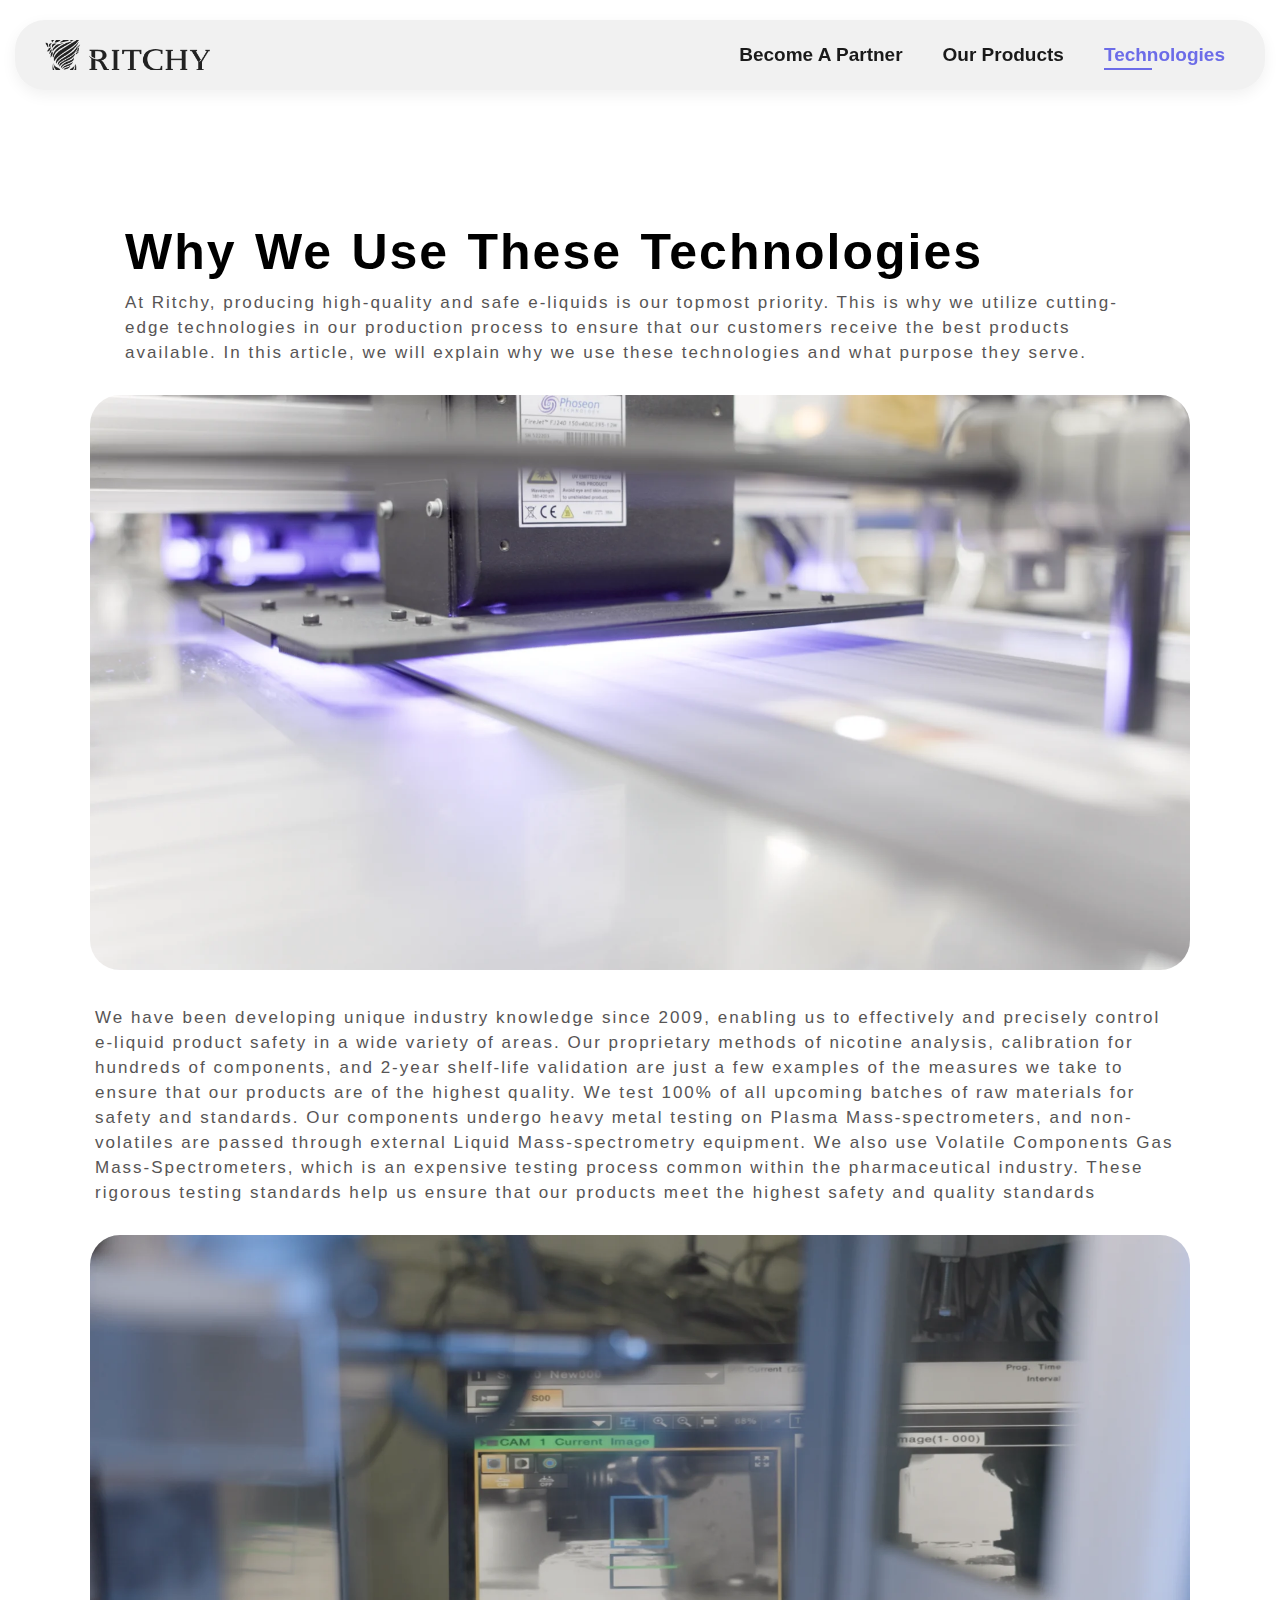
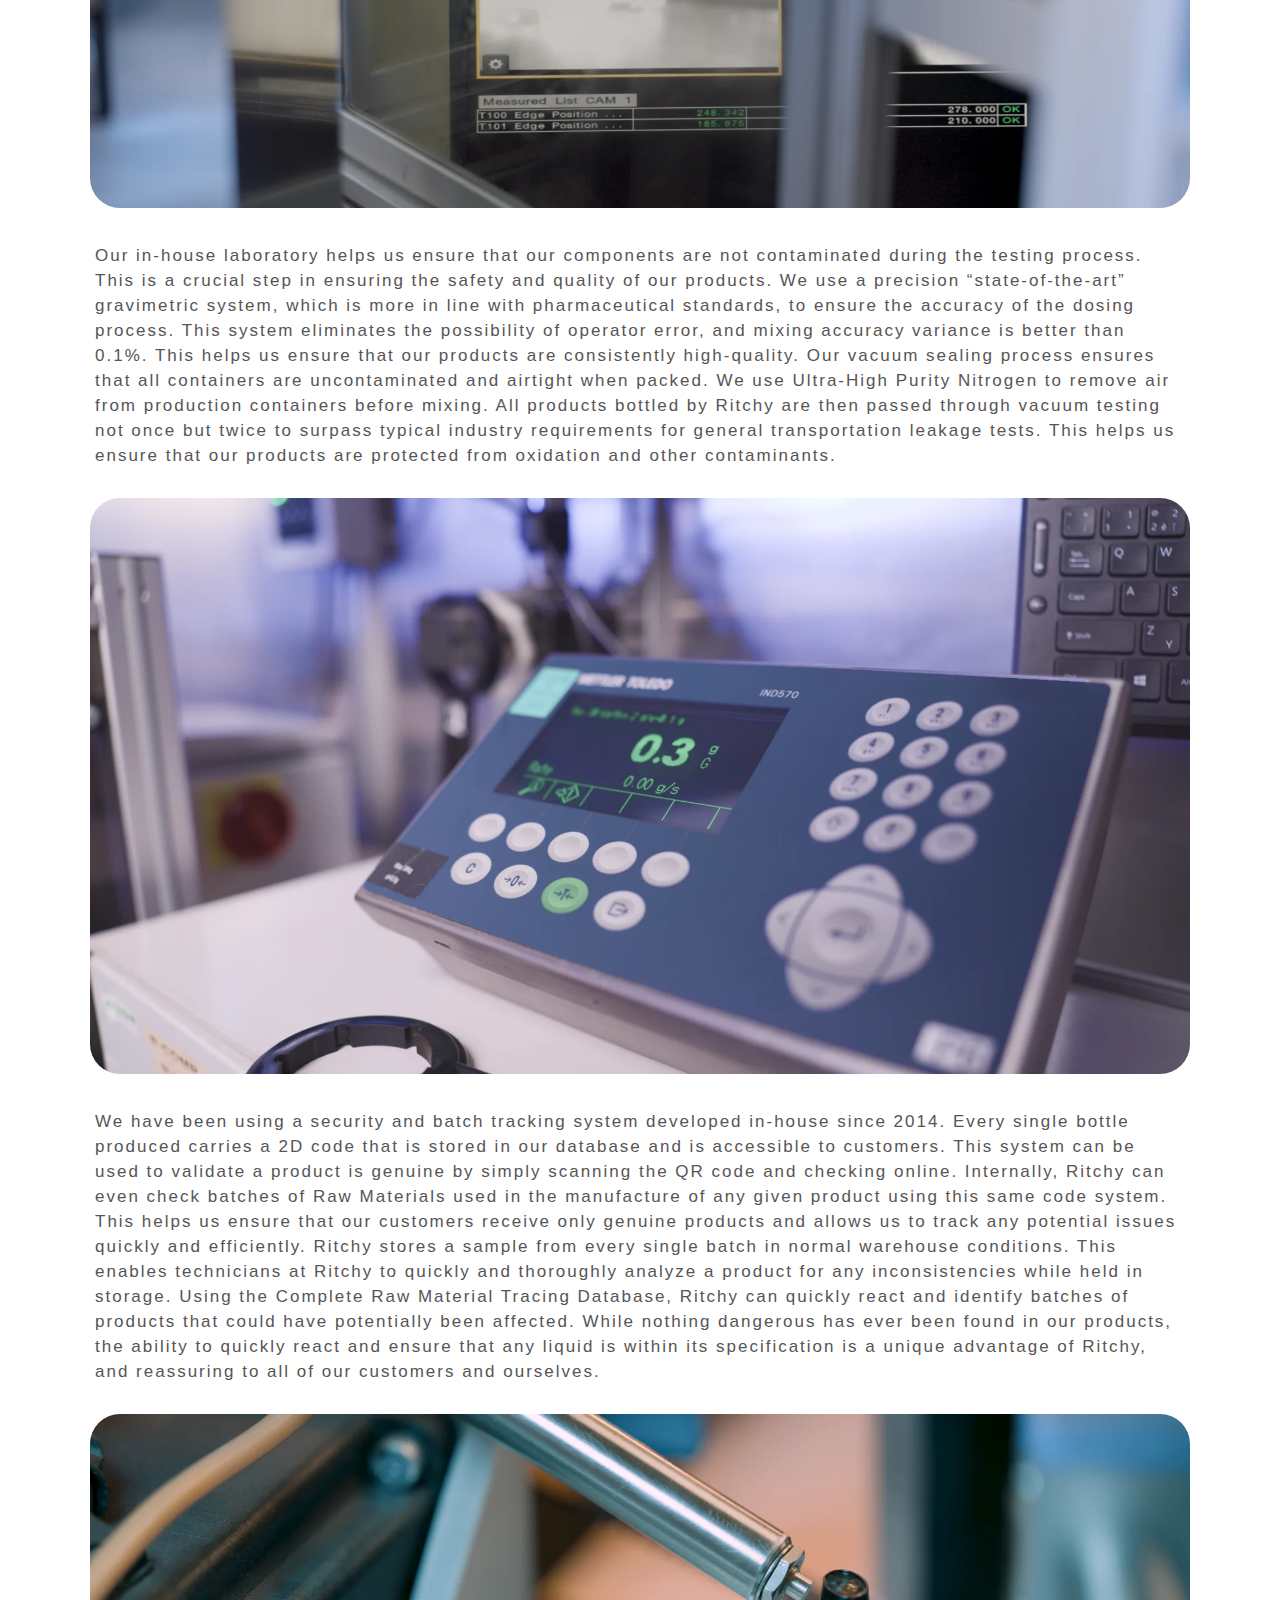
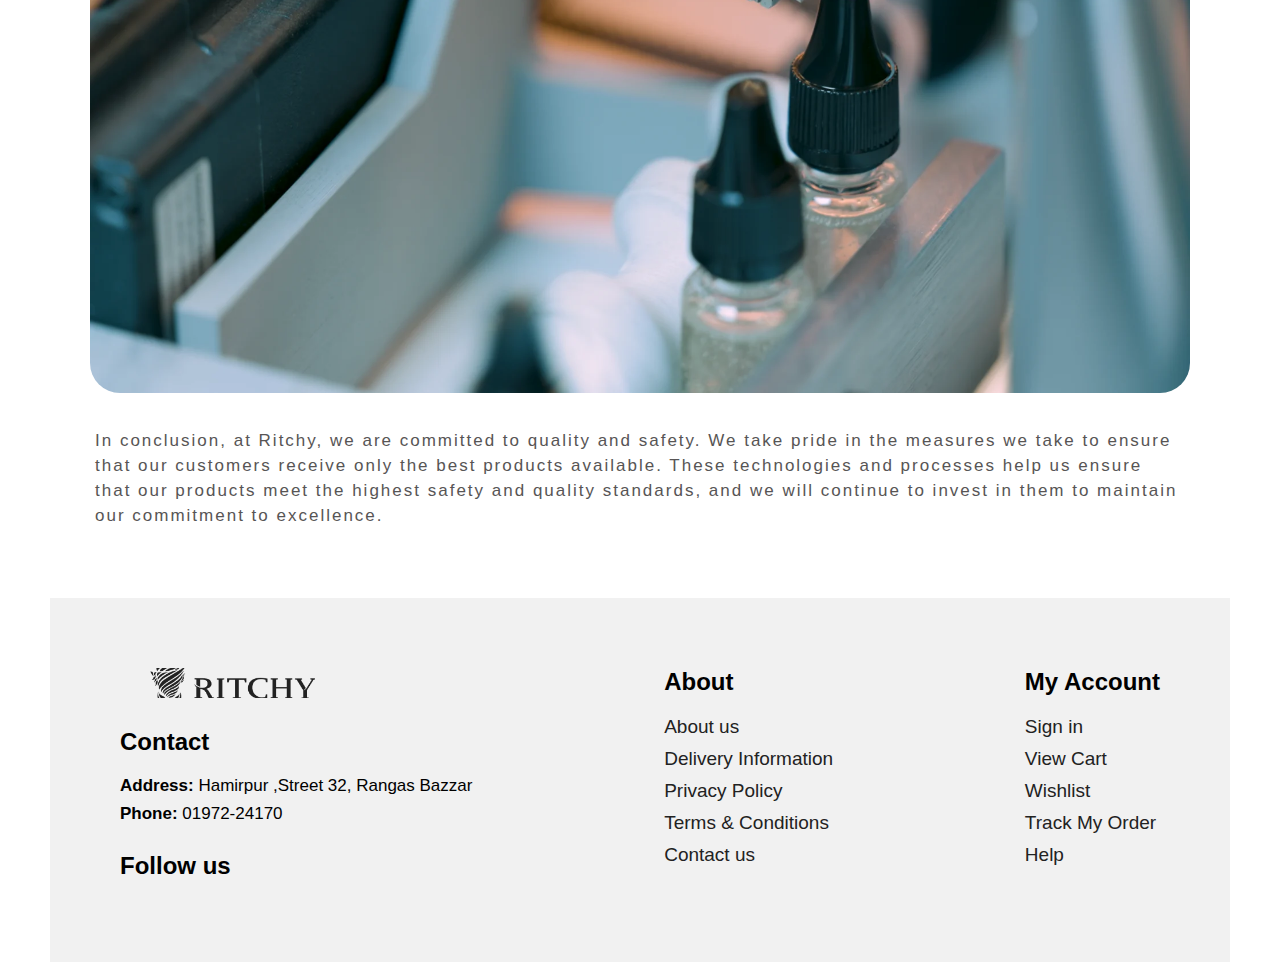
<file: technologies.html>
<!DOCTYPE html>
<html lang="en">
<head>
    <meta charset="UTF-8">
    <meta name="viewport" content="width=device-width, initial-scale=1.0">
    <title>Technologies</title>
    <link rel="stylesheet" href="https://cdnjs.cloudflare.com/ajax/libs/font-awesome/6.4.2/css/all.min.css" integrity="sha512-z3gLpd7yknf1YoNbCzqRKc4qyor8gaKU1qmn+CShxbuBusANI9QpRohGBreCFkKxLhei6S9CQXFEbbKuqLg0DA==" crossorigin="anonymous" referrerpolicy="no-referrer" />
    <link rel="stylesheet" href="style.css">
</head>
<body>
    <section id="header">
        <a href="index.html"><img src="img/img1.png" class="logo" alt="" ></a>

        <div>
            <ul id="navbar">
                <li><a  href="partner.html">Become A Partner</a></li>
                <li><a  href="product.html">Our Products</a></li>
                <li><a class="active" href="technologies.html">Technologies</a></li>
                

                <a href="" id="close"><i class="fa-solid fa-x"></i></a>

            </ul>
        </div>
        <div id="mobile">
           
            <i id="bar" class="fa fa-outdent"></i>
           
        </div>

    </section>

    <section class="ritchy techo">
        <h1>Why We Use These Technologies</h1>
        <P>At Ritchy, producing high-quality and safe e-liquids is our topmost priority. This is why we utilize cutting-edge technologies in our production process to ensure that our customers receive the best products available. In this article, we will explain why we use these technologies and what purpose they serve.</P>
    </section>

    <section class="liq1">
        <img src="img/img30.png">
      </section>

      <section class="ritchy tec1">
        <p>
            We have been developing unique industry knowledge since 2009, enabling us to effectively and precisely control e-liquid product safety in a wide variety of areas. Our proprietary methods of nicotine analysis, calibration for hundreds of components, and 2-year shelf-life validation are just a few examples of the measures we take to ensure that our products are of the highest quality.
            
            We test 100% of all upcoming batches of raw materials for safety and standards. Our components undergo heavy metal testing on Plasma Mass-spectrometers, and non-volatiles are passed through external Liquid Mass-spectrometry equipment. We also use Volatile Components Gas Mass-Spectrometers, which is an expensive testing process common within the pharmaceutical industry. These rigorous testing standards help us ensure that our products meet the highest safety and quality standards</p>
    </section>

    <section class="liq1">
        <img src="img/img31.png">
      </section>

      <section class="ritchy tec1">
     <p>Our in-house laboratory helps us ensure that our components are not contaminated during the testing process. This is a crucial step in ensuring the safety and quality of our products.

        We use a precision “state-of-the-art” gravimetric system, which is more in line with pharmaceutical standards, to ensure the accuracy of the dosing process. This system eliminates the possibility of operator error, and mixing accuracy variance is better than 0.1%. This helps us ensure that our products are consistently high-quality.
        
        Our vacuum sealing process ensures that all containers are uncontaminated and airtight when packed. We use Ultra-High Purity Nitrogen to remove air from production containers before mixing. All products bottled by Ritchy are then passed through vacuum testing not once but twice to surpass typical industry requirements for general transportation leakage tests. This helps us ensure that our products are protected from oxidation and other contaminants.</p>
    </section>

    <section class="liq1">
        <img src="img/img32.png">
      </section>

      <section class="ritchy tec1">
       <p> We have been using a security and batch tracking system developed in-house since 2014. Every single bottle produced carries a 2D code that is stored in our database and is accessible to customers. This system can be used to validate a product is genuine by simply scanning the QR code and checking online. Internally, Ritchy can even check batches of Raw Materials used in the manufacture of any given product using this same code system. This helps us ensure that our customers receive only genuine products and allows us to track any potential issues quickly and efficiently.

        Ritchy stores a sample from every single batch in normal warehouse conditions. This enables technicians at Ritchy to quickly and thoroughly analyze a product for any inconsistencies while held in storage. Using the Complete Raw Material Tracing Database, Ritchy can quickly react and identify batches of products that could have potentially been affected. While nothing dangerous has ever been found in our products, the ability to quickly react and ensure that any liquid is within its specification is a unique advantage of Ritchy, and reassuring to all of our customers and ourselves.</p>
       </section>

       
    <section class="liq1">
        <img src="img/img33.png">
      </section>

      <section class="ritchy tec1">
       <p> In conclusion, at Ritchy, we are committed to quality and safety. We take pride in the measures we take to ensure that our customers receive only the best products available. These technologies and processes help us ensure that our products meet the highest safety and quality standards, and we will continue to invest in them to maintain our commitment to excellence.</p>
        </section>


    
    <footer >

        <div class="col">
            <img src="img/img1.png" class="logo" alt="">
            <h4>Contact</h4>
            <p><strong>Address: </strong> Hamirpur ,Street 32, Rangas Bazzar</p>
            <p><strong>Phone: </strong> 01972-24170</p>
            <div class="follow">
                <h4>Follow us</h4>
                <div class="icon">
                   <a href="https://www.facebook.com/" ><i class='fab fa-facebook-f'></i></a>
                   <a href="https://twitter.com/login" > <i class='fab fa-twitter'></i></a>
                   <a href="https://twitter.com/login"> <i class='fab fa-instagram'></i></a>
                   <a href="https://www.youtube.com/?gl=IN" ><i class='fab fa-youtube'></i></a>
    
                </div>
            </div>
        </div>
        <div class="col">
            <h4>About</h4>
            <a href="about.html">About us</a>
            <a href="#">Delivery Information</a>
            <a href="#">Privacy Policy</a>
            <a href="#">Terms & Conditions</a>
            <a href="contact.html">Contact us</a>
    
        </div>
        <div class="col">
            <h4>My Account</h4>
            <a href="contact.html">Sign in</a>
            <a href="cart.html">View Cart</a>
            <a href="cart.html">Wishlist</a>
            <a href="#">Track My Order</a>
            <a href="contact.html">Help</a>
            </div>
            
        </footer>
       
    <script src="style.js"></script>
    </body>
    </html>
</file>
<file: style.css>
*{
    margin: 0;
    padding: 0;
    box-sizing: border-box;
    font-family: 'Spartan',sans-serif;
}



html{
    scroll-behavior: smooth;
}


body{
    width: 100%;
   
}


.logo{
    height: 30px;
    width: 165px;
    display: flex;
    margin-left: 30px;
    justify-content: center;
    align-items: center;
    object-fit: cover;
    
}

#header{
    display: flex;
    align-items: center;
    justify-content: space-between;
    padding-top: 20px 80px;
    background-color: #f1f1f1;
    box-shadow: 0 5px 15px rgba(0, 0, 0, 0.06);
    z-index: 999;
    margin: 20px 15px;
    border-radius: 30px;
    position: sticky;
    top: 0;
    left: 0;

}

#navbar{
    height: 70px;
    padding: 0 20px 0 20px;
    display: flex;
    align-items: center;
    justify-content: center;
}

#navbar li{
    list-style: none;
    padding: 0 20px;
    position: relative;
}

#navbar li a{
    text-decoration: none;
    font-size: 19px;
    font-weight: 600;
    color: #1a1a1a;
    transition: 0.3s ease;
}
#navbar li a:hover,
#navbar li a.active{
    color: rgb(108, 108, 232);
}


#navbar li a.active::after,
#navbar li a:hover::after{
    content:'';
    position: absolute;
    left: 20px;
    bottom: -4px;
    background: rgb(108, 108, 232);
    width: 30%;
    height: 2px;
}

#mobile{
    display: none;
    align-items: center
}

#close{
    display: none;
}

#navbar i:hover{
    color: rgb(108, 108, 232);
}

/* navbar end */




#hero{
    padding: 70px 100px 0 100px;
   
}
#hero p{
    color: black;
    letter-spacing: 2px;
    margin-top: 30px;
    font-size: 20px;
}
#hero h1{
    font-weight: bold;
    font-size: 40px;
    word-spacing: 20px;
    letter-spacing: 4px;
 
}


#hero .hero-box{
    display: flex;
    align-items: center;
    width: 100%;
    position: relative;
}


 .hero-img{
    height: 60%;
    width: 80%;
    margin-right: 40px;
}
#hero img{
    width: 100%;
    height: 30%;
    object-fit: cover;

}

#hero .hero-details{
    width: 70%;
   margin-bottom: 10%;
   
}




/* knkbjklkbjvh */

.content{
    padding: 70px 30px 0 30px;

    display: flex;
    justify-content: space-evenly;
    align-items: center;
    margin: 60px;
    background-color: #709182;
    /* width: 90%; */
    height: 100%;
   


}
.content h1{
    font-size: 40px;
    line-height: 50px;
}
.content-text{
    width: 100%;
}

.content p{
    color: black;
    letter-spacing: 2px;
    margin: 50px 0;
    font-size: 17px;

}

.image img{
    width: 100%;
    height: 100%;
    margin: 10px;
   
   

}


.content-text{
    margin-bottom: 10px;
  align-items: center;
 letter-spacing: 2px;
    height: 100%;
    width: 100%;
    line-height: 25px;
}

.btn {
    border: none;
    width: 15em;
    height: 4em;
    border-radius: 3em;
    display: flex;
    justify-content: center;
    align-items: center;
    gap: 12px;
    background: rgb(126, 126, 236);;
    cursor: pointer;
    transition: all 450ms ease-in-out;
    margin-top: 25px;
  }
  
  .sparkle {
    fill: white;
    transition: all 800ms ease;
  }
  
  .text {
    font-weight: 600;
    color: white;
    font-size: 17px;
  }
  
  .btn:hover {
    background: linear-gradient(0deg,#A47CF3,#683FEA);
    box-shadow: inset 10px 1px 10px 10px rgba(255, 255, 255, 0.4),
    inset 10px -4px 10px 10px rgba(0, 0, 0, 0.2),
    10px 10px 10px 4px rgba(255, 255, 255, 0.2),
    10px 10px 180px 10px #9917FF;
    transform: translateY(-2px);
  }
  
  .btn:hover .text {
    color: black;
  }
  
  .btn:hover .sparkle {
    fill: black;
    transform: scale(1.2);
  } 


  /* ljkhjgh */

   #Liqua{
    padding: 20px 50px 0 50px ;
    display: flex;
  }

  #Liqua img{
    height: 70%;
    width: 100%;
    padding: 20px;
    border-radius: 50px;
    border: none;
  } 
#Liqua h4{
    width: 100%;
    padding: 20px;
    letter-spacing: 2px;
    margin: 0 10px;
    color: rgb(85, 83, 83);
} 
.visit {
   
    font-size: 20px;
    color: black;
    margin: 30px;
}

#Liqua a:hover{
    color:rgb(96, 96, 249) ;
}


#brand{
    padding: 30px 70px 0 70px;
    margin: 20px;
}
#brand h1{
    font-size: 40px;
}


.main{
    height: 100%;
    width: 100%;
    display: flex;
  
}

.main .tech-img{
    height: 100%;
    width: 100%;
}

/* kghfxdgchj */

.tech{
    display: flex;
    justify-content: center;
    flex-wrap: wrap;
    height: 100%;
    margin-top: 100px;

}
.tech-img {
    width: 40%;
    background-color: #f1f1f1;
    border-radius: 20px;
    overflow: hidden;
    box-shadow: 10px 2px 4px rgba(0,0,0,0.2);
    margin: 20px;

}
.tech img{
  width: 100%;
  height: auto;
}

.tech-text{
    padding: 16px;

}
.tech-text h1{
    font-size: 28px;
    margin-bottom: 8px;
    text-align: center;
}

.tech-text p{
    font-size: 14px;
    font-weight: bold;
    color: rgb(73, 71, 71);
    margin-bottom: 8px;
    text-align: center;
    line-height: 1.3;
}

.tech .tec{
    text-align: center;
    color: black;
    align-items: center;
    padding-left: 40%;
}
.tech a:hover{
    color: rgb(96, 96, 249) ;
}


/* ;kljhgf */

footer{
    display: flex;
    flex-wrap: wrap;
    justify-content: space-between;
    padding: 70px 70px 20px 70px;
    margin: 70px 50px 0 50px;
    background-color: #f1f1f1;
}




footer .col{
    display: flex;
    flex-direction: column;
    align-items: flex-start;
    margin-bottom: 20PX;
}

footer .logo{
    margin-bottom: 30px;
}

footer h4{
    font-size: 24px;
    padding-bottom: 20px;
}

footer p{
    font-size: 17px;
    color: black;
  margin: 0 0 8px 0;
}

footer a{
    font-size: 19px;
    text-decoration: none;
    margin-bottom: 10px;
    color: #222;
}

footer .follow{
    margin-top: 20px;
}

footer .follow i{
   color: black;
   padding-right: 4px;
   cursor: pointer;

}

footer .follow i:hover,
footer a:hover{
    color: rgb(96, 96, 249);
}

/* main page end */




/*  partern page start */

.become{
    margin: 90px;
}

.become h1{
 font-size: 60px;
 padding: 30px 0;
}
.become p{
    font-size: 18px;
    line-height: 27px;
    letter-spacing: 2px;
}


.content1{
    padding: 0px 30px 0 30px;

    display: flex;
    justify-content: space-evenly;
    align-items: center;
    margin: 60px;
 
    /* width: 90%; */
    height: 100%;
   


}
.content1 h1{
    font-size: 40px;
}
.content1-text{
    width: 100%;
}

.content p{
    color: black;
    letter-spacing: 2px;
    margin: 50px 0;
    font-size: 17px;

}

.content1 .image img{
    width: 90%;
    height: 80%;
    margin: 50px;
    border-radius: 30px;
}

.content1 h1{
    font-size: 40px;
    line-height: 50px;
}

.content1-text .p1{
    margin: 20px 0;
}
.content1-text{
    margin-bottom: 50px;
  align-items: center;
 letter-spacing: 2px;
    height: 100%;
    width: 100%;
    line-height: 25px;
}
.im{
    margin: 30px 50px 40px 0px;
  
}

.trust{
    display: flex;
    margin: 0px 90px 30px 90px;
   
}
.trust h1{
    font-size: 40px;
   line-height: 85px;
}
.trust p{
    font-size: 20px;
    letter-spacing: 1px;
    word-spacing: 2px;
    line-height: 30px;
}

.liq {
    display: flex;
    justify-content: center;
    align-items: center;
    height: 100%;
    width: 100%;
  
}

.liq img{
    height: 100%;
    width: 100%;
    margin: 0;
    padding: 70px;
    border-radius: 100px;

}

.support{
    margin: 0 70px 0px 70px;
}
.support h1{
    font-size: 45px;
    font-weight: bold;
}
.support img{
    height: 100%;
    width: 100%;
    margin: 10px;
    padding: 0px;
    border-radius: 50px;

}
.support button{
    width: 30%;
    margin: 0;
    padding: 0;
}

.join{
    padding: 70px 70px 20px 70px;
}
.join h1{
    font-size: 40px;
    padding: 10px 0;
}
.join p{
    font-size: 18px;
    line-height: 25px;
    letter-spacing: 2px;
}

.form{
    padding: 10px 70px 20px 70px;
   
}
.clr{
    background-color: rgb(20, 19, 19);
    height: 600px;
    width: 100%;
    border-radius: 30px;
    color: white;
    padding: 0 0 0 220px; 
}

.clr h1{
    font-size: 35px;
}
.clr form{
    padding: 20px 0 0 0;
    font-size: 17px;
    color: rgb(207, 207, 215);
}

span{
    color: red;
}
.form input{
    height: 40px;
    width: 70%;
    border-radius: 10px;
   padding: 20px;
    border: none;
    color:white;
    background-color:  rgb(49, 49, 49);;
}

.form-button{
    height: 40px;
    width: 200px;
    background-color: rgb(123, 123, 240);
    border-radius: 10px;
    color: white;
    font-size: 20px;
    transition: 0.6s;
    border: none;
}

.form-button:hover{
    font-size: 26px;
    height: 43px;

}
.become1{
    margin: 90px 90px 0 90px;
}

.become1 h1{
 font-size: 60px;
 padding: 30px 0;
}
.become1 p{
    font-size: 18px;
    line-height: 27px;
    letter-spacing: 2px;
}
.become1 img{
    height: 100%;
    width: 30%;
    padding: 30px 0;
}

.trust1{
    display: flex;
    margin:0 90px 90px 90px;
   
}

.trust1 p{
    font-size: 17px;
    letter-spacing: 1px;
    word-spacing: 2px;
    line-height: 30px;
    margin: 0 20px;
}
.trust1 img{
    height: 25%;
    width: 20%;
    object-fit: contain;
    margin: 20px;
    
}

.products2{
    display: flex;
    justify-content: space-between;
    margin: 50px 50px 0 50px;
    background-color:  #f0f1f4;
}
.products2 img{
    height: 50%;
    width: 50%;
    border-radius: 70px;
    padding: 50px;
}

.ritchy{
    margin: 0 70px 70px 70px;
}
.ritchy h1{
    font-size: 50px;
    word-spacing: 2.5px;
    letter-spacing: 2px;
    line-height: 75px;
}
.ritchy p{
    font-size: 17px;
    line-height: 25px;
    letter-spacing: 2px;
    color: rgb(87, 85, 85);
}

.techo{
    margin: 125px 125px 30px 125px;
}
.tec1{
    margin: 35px 95px 30px 95px;
}
.liq1 {
    display: flex;
    justify-content: center;
    align-items: center;
   
    margin: 0px 90px ;
  
}

.liq1 img{
    height: 100%;
    width: 100%;
    /* padding: 90px; */
    border-radius: 30px;

}




  







@media (max-width:799px){
    
    .section-p1{
        padding: 40px 40px;
    }
    #navbar{
        display: flex;
        flex-direction: column;
        align-items: flex-start;
        justify-content: flex-start;
        position: fixed;
        top: 0;
        right: -300px;
        height: 100vh;
        width: 300px;
        background-color: #f0f1f4;
        box-shadow: 0 40px 60px rgba(0, 0, 0, 0.01);
        padding: 80px 0 0 10px;
        transition: 0.3s;
    }
    #navbar.active{
        right: 0px;
    }
    #navbar li{
        margin-bottom: 25px;
    }
    #mobile{
        display: flex;
        align-items: center
    }
    #mobile i{
        color: rgb(108, 108, 232);
        font-size: 24px;
        padding-left:30px ;
    }
    #close{
        display: initial;
        position: absolute;
        top: 30px;
        left: 30px;
        color: #222;
        font-size: 24px;

    }
    #lg-bag{
        display: none;
    }

    /* navbar end */

    #hero{
        padding: 100px 20px 0 20px;
    }

    #hero .hero-box{
        display: flex;
        flex-direction: column;
        align-items: flex-start;
        width: 100%;
        position: relative;
        padding-bottom: 90px;
    }
   
    #hero .hero-img{
        width: 100%;
        margin-right: 10px;
        margin-bottom: 30px;
    }
    #hero .hero-details{
        width: 100%;
    }
    .content{
        display: flex;
        flex-direction: column;
        margin: 0 10px 0 10px;
        padding: 0 10px 0 10px;
    }
   .content h1{
    font-size: 30px;
   }
   .hero-details button{
    height: 60px;
    width: 300px;
   }
   #brand h1{
    font-size: 40px;
   }

   #Liqua{
    flex-direction: column;
    margin: 0;
    padding: 0;
   }
  #Liqua img{
    width: 80%;
    height: 80%;
    margin: 40px;
    padding: 0;
  }

  /* ;k;ljhgvc */

  /* perter page start */

  .become h1{
    font-size: 50px;
  }
  .become{
    padding: 20px;
    margin: 10px;
  }
  .content1{
    display: flex;
    flex-direction: column;
    margin: 0 10px 0 10px;
    padding: 0 10px 0 10px;
}
.content1 .image img{
    width: 100%;
    height: 80%;
    margin: 0;
    padding: 0;
}
.content1 h1{
   
    padding: 20px 0 0 0;
}
.trust{
    flex-wrap: wrap;
}
.liq img{
    height: 100%;
    width: 100%;
    margin: 0;
    padding: 20px;
    border-radius: 50px;

}
.support{
    margin: 20px ;
}

.support img{
    height: 100%;
    width: 100%;
    margin: 10px 0 0 0;
    padding: 0px;
    border-radius: 30px;

}
.support button{
    width: 50%;
    margin: 7px;
    padding: 0;
}

.join{
    padding: 20px;
}
.form{
    padding: 20px;
}
.clr{
   
    padding: 0 0 0 120px; 
}
.become1 h1{
    font-size: 50px;
  }
  .become1{
    padding: 20px;
    margin: 10px;
  }
.become1 img{
    height: 100%;
    width: 40%;
    padding: 30px 0;
}
.trust1{
    flex-wrap: wrap;
}
.products2{
    flex-wrap: wrap;
    flex-direction: column;
  
}
.products2 img{
    height: 100%;
    width: 100%;
    padding: 20px;
    border-radius: 40px;
}
.techo{
    margin: 90px;
}
.techo h1{
    font-size: 40px;
}
}



@media(max-width:560px){
    .tech-img{
        flex-direction: column;
        width: 100%;
    }
    .trust{
        flex-wrap: wrap;
        margin: 30px;
    }
    .liq img{
        height: 100%;
        width: 100%;
        margin: 0;
        padding: 20px;
        border-radius: 50px;
    
    }
    .content1 h1{
        font-size: 30px;
        padding: 20px 0 0 0;
    }
    .support{
        margin: 30px 20px 20px 20px;
    }
    .support h1{
        font-size: 40px;
    }
    .support img{
        height: 100%;
        width: 100%;
        margin: 10px 0 0 0;
        padding: 0px;
        border-radius: 30px;
    
    }
    .support button{
        width: 70%;
        margin: 7px;
        padding: 0;
    }

    .form{
        padding: 20px;
    }
    .clr{
        padding: 0 0 0 40px;
    }
    .become1 img{
        height: 100%;
        width: 50%;
        padding: 30px 0;
    }
    .ritchy{
        margin: 20px;
    }
    .trust1{
        margin: 0;
        padding: 0;
    }
    .products2{
        margin: 20px;
    }
    .techo{
        margin: 30px;
    }
    .techo h1{
        font-size: 30px;
    }
    .liq1{
        margin: 20px;
    }
    .tec1{
        margin: 20px;
    }

}


@media (max-width:490px){
    #hero .hero-details h1{
        font-size: 30px;
    }
    #hero .hero-details p{
        font-size: 20px;
}
.content p{
    font-size: 20px;
}
.content button{
    height: 60px;
    width: 200px;
  font-weight: bold;
}
#Liqua{
  width: 100%;
  height: 100%;
}
#Liqua img{
    margin: 40px;
}
#Liqua h4{
    font-size: 15px;
}
#brand{
    margin: 0;
    padding: 20px;
}
#Liqua a{
    font-size: 20px;
    margin-bottom: 20px;
}

.tech-img{
    flex-direction: column;
    width: 100%;
}
footer{
    padding: 70px 20px 0 20px;
    margin: 20px ;
}

/* kjdhgskl */

/* partern page start */

.become{
    padding: 25px;
    margin: 0;
}
.become h1{
    font-size: 40px;
}
.trust{
    flex-wrap: wrap;
    margin: 30px;
}
.liq img{
    height: 100%;
    width: 100%;
    margin: 0;
    padding: 20px;
    border-radius: 50px;

}

}
</file>
